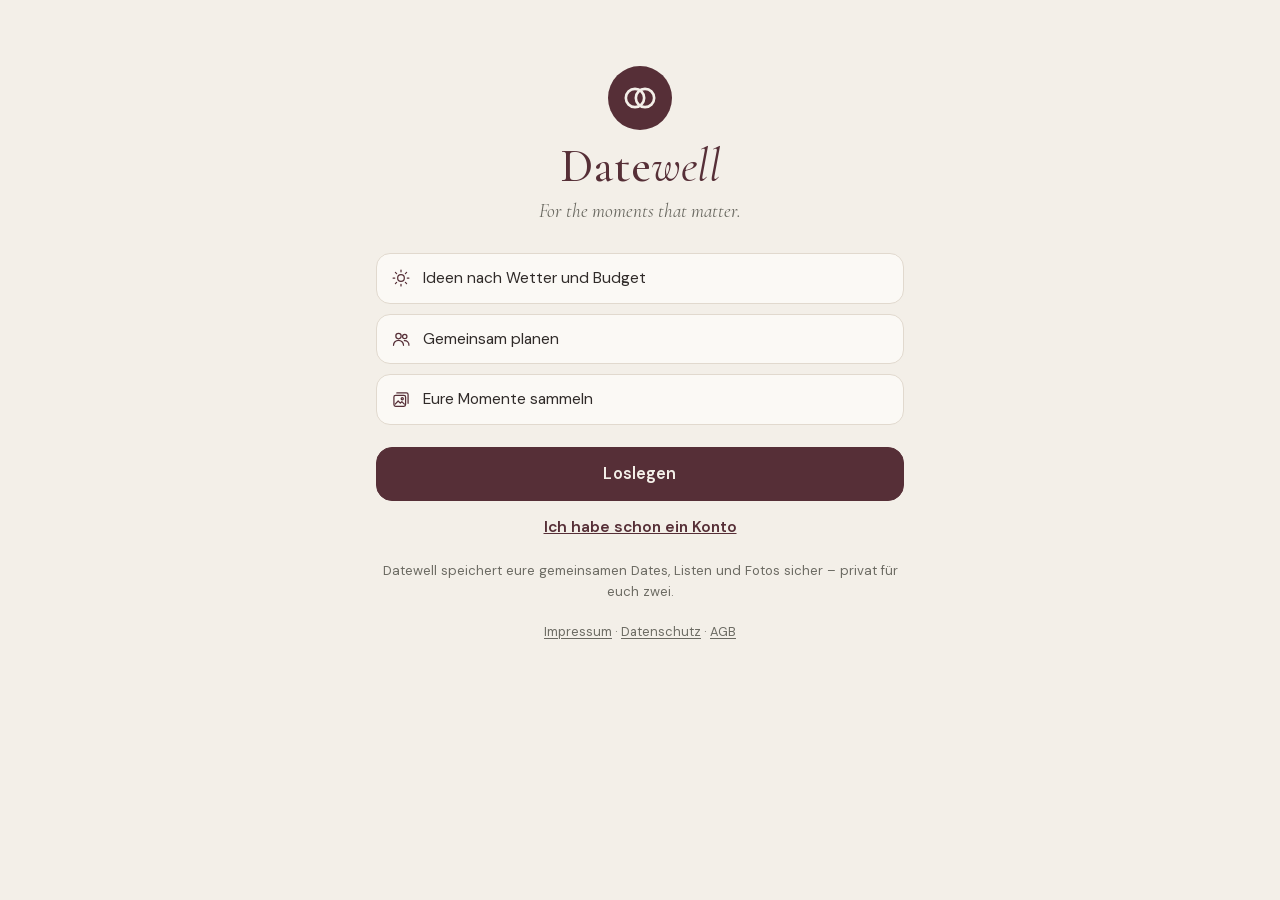
<file: index.html>
<!doctype html>
<html lang="de">
<head>
<meta charset="utf-8">
<meta name="viewport" content="width=device-width, initial-scale=1, viewport-fit=cover">
<!-- page -->
<title>Datewell</title>
<meta name="claude:viewport-fit-sides" content="cover">
<meta name="description" content="Datewell – For the moments that matter. Dates planen, erleben und als Fotobuch erinnern.">
<meta name="theme-color" content="#f3efe8">
<meta name="apple-mobile-web-app-capable" content="yes">
<meta name="apple-mobile-web-app-status-bar-style" content="default">
<meta name="mobile-web-app-capable" content="yes">
<meta name="apple-mobile-web-app-title" content="Datewell">
<meta property="og:type" content="website">
<meta property="og:site_name" content="Datewell">
<meta property="og:title" content="Datewell – For the moments that matter.">
<meta property="og:description" content="Dates planen, erleben und erinnern – für euch zwei. Ideen aus eurer Umgebung, Überraschungen, Date-Match und Fotobuch.">
<meta property="og:image" content="https://juliagruber32-hash.github.io/Date-Ideen-App/icons/og-image.jpg">
<meta property="og:image:width" content="1200">
<meta property="og:image:height" content="630">
<meta property="og:locale" content="de_DE">
<meta name="twitter:card" content="summary_large_image">
<link rel="manifest" href="manifest.webmanifest">
<link rel="icon" href="icons/icon.svg" type="image/svg+xml">
<link rel="apple-touch-icon" href="icons/apple-touch-icon.png">
<link rel="stylesheet" href="css/fonts.css">
<link rel="stylesheet" href="css/app.css">
<!-- /page-head -->
</head>
<body>
<main id="view" class="view" aria-live="polite"></main>

<nav class="tabbar" aria-label="Hauptnavigation">
  <button type="button" data-tab="start"><svg viewBox="0 0 24 24" aria-hidden="true"><circle cx="9" cy="12" r="5.5"/><circle cx="15" cy="12" r="5.5"/></svg><span>Planen</span></button>
  <button type="button" data-tab="entdecken"><svg viewBox="0 0 24 24" aria-hidden="true"><path d="M12 21s-6.5-6-6.5-11a6.5 6.5 0 0 1 13 0c0 5-6.5 11-6.5 11Z"/><circle cx="12" cy="10" r="2.3"/></svg><span>Entdecken</span></button>
  <button type="button" data-tab="kalender"><svg viewBox="0 0 24 24" aria-hidden="true"><rect x="3.5" y="5" width="17" height="15.5" rx="3"/><path d="M3.5 10h17M8 3v4M16 3v4"/></svg><span>Kalender</span></button>
  <button type="button" data-tab="dates"><svg viewBox="0 0 24 24" aria-hidden="true"><rect x="3.5" y="6.5" width="14" height="13" rx="2"/><path d="M7 3.5h11.5a2 2 0 0 1 2 2V16"/><path d="m5 17 3.6-3.8 2.6 2.6 1.8-1.8 3 3"/><circle cx="13.5" cy="10.5" r="1.3"/></svg><span>Dates</span></button>
</nav>

<div id="toast" class="toast" role="status"></div>
<script type="module" src="js/app.js"></script>
<script>
  // Offline-Unterstützung, wo erlaubt (z. B. GitHub Pages). In Claude-Artifacts nicht verfügbar.
  if ('serviceWorker' in navigator && location.protocol === 'https:' && !location.hostname.endsWith('claude.ai') && !location.hostname.includes('claudeusercontent')) {
    navigator.serviceWorker.register('sw.js').catch(() => {});
  }
</script>
</body>
</html>
</file>
<file: css/fonts.css>
/* Schriften lokal (keine Verbindung zu Google beim Laden der App – DSGVO). Lizenz: SIL Open Font License 1.1 */
@font-face {
  font-family: 'Cormorant Garamond';
  font-style: italic;
  font-weight: 400;
  font-display: swap;
  src: url(../fonts/CormorantGaramond-italic-400-latin-ext.woff2) format('woff2');
  unicode-range: U+0100-02BA, U+02BD-02C5, U+02C7-02CC, U+02CE-02D7, U+02DD-02FF, U+0304, U+0308, U+0329, U+1D00-1DBF, U+1E00-1E9F, U+1EF2-1EFF, U+2020, U+20A0-20AB, U+20AD-20C4, U+2113, U+2C60-2C7F, U+A720-A7FF;
}
@font-face {
  font-family: 'Cormorant Garamond';
  font-style: italic;
  font-weight: 400;
  font-display: swap;
  src: url(../fonts/CormorantGaramond-italic-400-latin.woff2) format('woff2');
  unicode-range: U+0000-00FF, U+0131, U+0152-0153, U+02BB-02BC, U+02C6, U+02DA, U+02DC, U+0304, U+0308, U+0329, U+2000-206F, U+20AC, U+2122, U+2191, U+2193, U+2212, U+2215, U+FEFF, U+FFFD;
}
@font-face {
  font-family: 'Cormorant Garamond';
  font-style: italic;
  font-weight: 500;
  font-display: swap;
  src: url(../fonts/CormorantGaramond-italic-400-latin-ext.woff2) format('woff2');
  unicode-range: U+0100-02BA, U+02BD-02C5, U+02C7-02CC, U+02CE-02D7, U+02DD-02FF, U+0304, U+0308, U+0329, U+1D00-1DBF, U+1E00-1E9F, U+1EF2-1EFF, U+2020, U+20A0-20AB, U+20AD-20C4, U+2113, U+2C60-2C7F, U+A720-A7FF;
}
@font-face {
  font-family: 'Cormorant Garamond';
  font-style: italic;
  font-weight: 500;
  font-display: swap;
  src: url(../fonts/CormorantGaramond-italic-400-latin.woff2) format('woff2');
  unicode-range: U+0000-00FF, U+0131, U+0152-0153, U+02BB-02BC, U+02C6, U+02DA, U+02DC, U+0304, U+0308, U+0329, U+2000-206F, U+20AC, U+2122, U+2191, U+2193, U+2212, U+2215, U+FEFF, U+FFFD;
}
@font-face {
  font-family: 'Cormorant Garamond';
  font-style: normal;
  font-weight: 500;
  font-display: swap;
  src: url(../fonts/CormorantGaramond-normal-500-latin-ext.woff2) format('woff2');
  unicode-range: U+0100-02BA, U+02BD-02C5, U+02C7-02CC, U+02CE-02D7, U+02DD-02FF, U+0304, U+0308, U+0329, U+1D00-1DBF, U+1E00-1E9F, U+1EF2-1EFF, U+2020, U+20A0-20AB, U+20AD-20C4, U+2113, U+2C60-2C7F, U+A720-A7FF;
}
@font-face {
  font-family: 'Cormorant Garamond';
  font-style: normal;
  font-weight: 500;
  font-display: swap;
  src: url(../fonts/CormorantGaramond-normal-500-latin.woff2) format('woff2');
  unicode-range: U+0000-00FF, U+0131, U+0152-0153, U+02BB-02BC, U+02C6, U+02DA, U+02DC, U+0304, U+0308, U+0329, U+2000-206F, U+20AC, U+2122, U+2191, U+2193, U+2212, U+2215, U+FEFF, U+FFFD;
}
@font-face {
  font-family: 'Cormorant Garamond';
  font-style: normal;
  font-weight: 600;
  font-display: swap;
  src: url(../fonts/CormorantGaramond-normal-500-latin-ext.woff2) format('woff2');
  unicode-range: U+0100-02BA, U+02BD-02C5, U+02C7-02CC, U+02CE-02D7, U+02DD-02FF, U+0304, U+0308, U+0329, U+1D00-1DBF, U+1E00-1E9F, U+1EF2-1EFF, U+2020, U+20A0-20AB, U+20AD-20C4, U+2113, U+2C60-2C7F, U+A720-A7FF;
}
@font-face {
  font-family: 'Cormorant Garamond';
  font-style: normal;
  font-weight: 600;
  font-display: swap;
  src: url(../fonts/CormorantGaramond-normal-500-latin.woff2) format('woff2');
  unicode-range: U+0000-00FF, U+0131, U+0152-0153, U+02BB-02BC, U+02C6, U+02DA, U+02DC, U+0304, U+0308, U+0329, U+2000-206F, U+20AC, U+2122, U+2191, U+2193, U+2212, U+2215, U+FEFF, U+FFFD;
}
@font-face {
  font-family: 'DM Sans';
  font-style: normal;
  font-weight: 400;
  font-display: swap;
  src: url(../fonts/DMSans-normal-400-latin-ext.woff2) format('woff2');
  unicode-range: U+0100-02BA, U+02BD-02C5, U+02C7-02CC, U+02CE-02D7, U+02DD-02FF, U+0304, U+0308, U+0329, U+1D00-1DBF, U+1E00-1E9F, U+1EF2-1EFF, U+2020, U+20A0-20AB, U+20AD-20C4, U+2113, U+2C60-2C7F, U+A720-A7FF;
}
@font-face {
  font-family: 'DM Sans';
  font-style: normal;
  font-weight: 400;
  font-display: swap;
  src: url(../fonts/DMSans-normal-400-latin.woff2) format('woff2');
  unicode-range: U+0000-00FF, U+0131, U+0152-0153, U+02BB-02BC, U+02C6, U+02DA, U+02DC, U+0304, U+0308, U+0329, U+2000-206F, U+20AC, U+2122, U+2191, U+2193, U+2212, U+2215, U+FEFF, U+FFFD;
}
@font-face {
  font-family: 'DM Sans';
  font-style: normal;
  font-weight: 500;
  font-display: swap;
  src: url(../fonts/DMSans-normal-400-latin-ext.woff2) format('woff2');
  unicode-range: U+0100-02BA, U+02BD-02C5, U+02C7-02CC, U+02CE-02D7, U+02DD-02FF, U+0304, U+0308, U+0329, U+1D00-1DBF, U+1E00-1E9F, U+1EF2-1EFF, U+2020, U+20A0-20AB, U+20AD-20C4, U+2113, U+2C60-2C7F, U+A720-A7FF;
}
@font-face {
  font-family: 'DM Sans';
  font-style: normal;
  font-weight: 500;
  font-display: swap;
  src: url(../fonts/DMSans-normal-400-latin.woff2) format('woff2');
  unicode-range: U+0000-00FF, U+0131, U+0152-0153, U+02BB-02BC, U+02C6, U+02DA, U+02DC, U+0304, U+0308, U+0329, U+2000-206F, U+20AC, U+2122, U+2191, U+2193, U+2212, U+2215, U+FEFF, U+FFFD;
}
@font-face {
  font-family: 'DM Sans';
  font-style: normal;
  font-weight: 600;
  font-display: swap;
  src: url(../fonts/DMSans-normal-400-latin-ext.woff2) format('woff2');
  unicode-range: U+0100-02BA, U+02BD-02C5, U+02C7-02CC, U+02CE-02D7, U+02DD-02FF, U+0304, U+0308, U+0329, U+1D00-1DBF, U+1E00-1E9F, U+1EF2-1EFF, U+2020, U+20A0-20AB, U+20AD-20C4, U+2113, U+2C60-2C7F, U+A720-A7FF;
}
@font-face {
  font-family: 'DM Sans';
  font-style: normal;
  font-weight: 600;
  font-display: swap;
  src: url(../fonts/DMSans-normal-400-latin.woff2) format('woff2');
  unicode-range: U+0000-00FF, U+0131, U+0152-0153, U+02BB-02BC, U+02C6, U+02DA, U+02DC, U+0304, U+0308, U+0329, U+2000-206F, U+20AC, U+2122, U+2191, U+2193, U+2212, U+2215, U+FEFF, U+FFFD;
}
@font-face {
  font-family: 'Italiana';
  font-style: normal;
  font-weight: 400;
  font-display: swap;
  src: url(../fonts/Italiana-normal-400-latin.woff2) format('woff2');
  unicode-range: U+0000-00FF, U+0131, U+0152-0153, U+02BB-02BC, U+02C6, U+02DA, U+02DC, U+0304, U+0308, U+0329, U+2000-206F, U+20AC, U+2122, U+2191, U+2193, U+2212, U+2215, U+FEFF, U+FFFD;
}
</file>
<file: css/app.css>
/* Datewell – Modern Burgundy Luxury. For the moments that matter.
   Layout: eine ruhige Spalte (max. 560px), viel Weißraum, dezente Rundungen, Line Icons.
   Farbe: Warm Cream als Grund, Espresso für Text, Deep Burgundy für Buttons/Logo/Akzente,
   Taupe und Sage Grey für sekundäre Flächen. Typo: Cormorant Garamond (Logo, Überschriften), Italiana (Labels), DM Sans (Text). */
:root {
  --bg: #f3efe8;
  --surface: #fbf9f5;
  --surface-2: #ebe5dc;
  --ink: #302b29;
  --muted: #6b6a62;
  --line: #e1d9ce;
  --accent: #562f37;
  --accent-ink: #f3efe8;
  --accent-soft: #ece1e0;
  --gold: #8a6a3e;
  --gold-soft: #efe6d8;
  --sky: #5d6f80;
  --sky-soft: #e5e7e6;
  --ok: #5c6f56;
  --ok-soft: #e4e7dc;
  --danger: #9e3b3b;
  --violet: #85877e;
  --taupe: #b5a99a;
  --sage: #85877e;

  --font-display: "Cormorant Garamond", "Iowan Old Style", Georgia, serif;
  --font-label: "Italiana", "Cormorant Garamond", Georgia, serif;
  --font-body: "DM Sans", system-ui, -apple-system, "Segoe UI", Roboto, sans-serif;

  --r-lg: 16px;
  --r-md: 12px;
  --r-sm: 9px;
  --shadow: 0 1px 2px rgb(48 43 41 / 4%), 0 12px 30px -18px rgb(48 43 41 / 18%);
  --tabbar-h: 66px;
  --gutter-l: max(16px, env(safe-area-inset-left, 0px));
  --gutter-r: max(16px, env(safe-area-inset-right, 0px));
}

@media (prefers-color-scheme: dark) {
  :root:not([data-theme="light"]) {
    --bg: #1d1918;
    --surface: #262120;
    --surface-2: #312b29;
    --ink: #f3efe8;
    --muted: #b5a99a;
    --line: #3b3431;
    --accent: #c4919a;
    --accent-ink: #1d1918;
    --accent-soft: #3a2a2c;
    --gold: #cdb08a;
    --gold-soft: #332b20;
    --sky: #a9b6c1;
    --sky-soft: #2a2d2f;
    --ok: #a8b69f;
    --ok-soft: #2b3028;
    --danger: #e29b9b;
    --violet: #a7a99f;
    --taupe: #8c8174;
    --sage: #a7a99f;
    --shadow: 0 1px 2px rgb(0 0 0 / 30%), 0 10px 28px -14px rgb(0 0 0 / 60%);
    color-scheme: dark;
  }
}
:root[data-theme="dark"] {
  --bg: #1d1918;
  --surface: #262120;
  --surface-2: #312b29;
  --ink: #f3efe8;
  --muted: #b5a99a;
  --line: #3b3431;
  --accent: #c4919a;
  --accent-ink: #1d1918;
  --accent-soft: #3a2a2c;
  --gold: #cdb08a;
  --gold-soft: #332b20;
  --sky: #a9b6c1;
  --sky-soft: #2a2d2f;
  --ok: #a8b69f;
  --ok-soft: #2b3028;
  --danger: #e29b9b;
  --violet: #a7a99f;
  --taupe: #8c8174;
  --sage: #a7a99f;
  --shadow: 0 1px 2px rgb(0 0 0 / 30%), 0 10px 28px -14px rgb(0 0 0 / 60%);
  color-scheme: dark;
}

/* ---------- Grundlagen ---------- */
* { box-sizing: border-box; }
html { -webkit-text-size-adjust: 100%; }
body {
  margin: 0;
  background: var(--bg);
  color: var(--ink);
  font: 400 15.5px/1.6 var(--font-body);
  -webkit-font-smoothing: antialiased;
  -webkit-tap-highlight-color: transparent;
}
h1, h2, h3 { margin: 0; font-family: var(--font-display); font-weight: 400; letter-spacing: -0.005em; line-height: 1.12; text-wrap: balance; }
h3 { font-size: 1.22rem; }
h1 { font-size: 2.2rem; }
h2 { font-size: 1.3rem; }
h3 { font-size: 1.12rem; }
p { margin: 0; }
a { color: inherit; }
button, input, select { font: inherit; color: inherit; }
button { cursor: pointer; }
[hidden] { display: none !important; }
:focus-visible { outline: 2.5px solid var(--accent); outline-offset: 2px; }

.ico { width: 20px; height: 20px; flex: none; fill: none; stroke: currentColor; stroke-width: 1.5; stroke-linecap: round; stroke-linejoin: round; }

.view {
  max-width: 560px;
  margin: 0 auto;
  padding-left: var(--gutter-l);
  padding-right: var(--gutter-r);
  padding-block: 12px calc(var(--tabbar-h) + 36px + env(safe-area-inset-bottom, 0px));
  display: flex;
  flex-direction: column;
  gap: 22px;
}

.grow { flex: 1; min-width: 0; }
.row { display: flex; align-items: center; gap: 10px; }
.row.between { justify-content: space-between; }
.row.wrap { flex-wrap: wrap; }
.gap { gap: 8px; }
.stack { display: flex; flex-direction: column; gap: 10px; }
.stack-sm { display: flex; flex-direction: column; gap: 8px; }
.center { text-align: center; }
.muted { color: var(--muted); }
.small, small { font-size: 0.82rem; }
.hint { color: var(--muted); font-size: 0.88rem; display: flex; gap: 6px; align-items: flex-start; }
.hint .ico { width: 17px; height: 17px; margin-top: 2px; }
.hint.center { justify-content: center; }
.warn-text { color: var(--danger); font-weight: 500; }

.eyebrow { color: var(--muted); font-weight: 600; font-size: 0.74rem; letter-spacing: 0.16em; text-transform: uppercase; }
.kicker { display: block; color: var(--muted); font-size: 0.74rem; font-weight: 600; letter-spacing: 0.07em; text-transform: uppercase; }
.section-title { font-family: var(--font-body); font-size: 0.72rem; font-weight: 600; letter-spacing: 0.16em; text-transform: uppercase; color: var(--muted); }

/* ---------- Kopf ---------- */
.home-head { display: flex; align-items: center; justify-content: space-between; padding-top: 4px; }
.brand { display: flex; align-items: center; gap: 10px; font-family: var(--font-display); font-weight: 400; font-size: 1.55rem; letter-spacing: 0; color: var(--accent); }
.brand-mark { width: 30px; height: 30px; padding: 5px; border-radius: 50%; background: var(--accent); color: var(--accent-ink); stroke-width: 1.6; }
.sync { display: inline-flex; align-items: center; gap: 6px; font-size: 0.78rem; font-weight: 600; padding: 5px 10px; border-radius: 99px; background: var(--surface-2); color: var(--muted); }
.sync .ico { width: 15px; height: 15px; }
.sync.ok { background: var(--ok-soft); color: var(--ok); }
.sync.warn { background: var(--gold-soft); color: var(--gold); }

.hello { display: flex; flex-direction: column; gap: 4px; padding-top: 6px; }
.hello h1 { font-size: 2.7rem; }

.topbar { display: flex; flex-direction: column; gap: 6px; }
.topbar .sub { color: var(--muted); }
.back { display: inline-flex; align-items: center; gap: 2px; align-self: flex-start; border: none; background: none; color: var(--accent); font-weight: 600; padding: 6px 4px 6px 0; margin-left: -4px; }

/* ---------- Panels ---------- */
.panel {
  background: var(--surface);
  border: 1px solid var(--line);
  border-radius: var(--r-lg);
  padding: 22px 20px;
}
.panel.slim { padding: 10px 14px 10px 18px; }
.panel-head { display: flex; align-items: center; gap: 10px; }
.panel-head .ico { color: var(--accent); }
.form { display: flex; flex-direction: column; gap: 20px; }
.field { display: flex; flex-direction: column; gap: 8px; min-width: 0; }
.label { font-weight: 600; font-size: 0.88rem; }
.label-row { display: flex; justify-content: space-between; align-items: baseline; }

/* ---------- Eingaben ---------- */
.input {
  width: 100%;
  min-height: 46px;
  padding: 10px 13px;
  border: 1px solid var(--line);
  border-radius: var(--r-md);
  background: var(--bg);
  outline: none;
  transition: border-color .15s, background .15s;
}
.input:focus { border-color: var(--accent); background: var(--surface); }
.input.narrow { width: auto; min-width: 0; }
.row .input { flex: 1; min-width: 0; }
.input-ico { position: relative; }
.input-ico .ico { position: absolute; left: 13px; top: 50%; transform: translateY(-50%); color: var(--muted); width: 18px; height: 18px; }
.input-ico .input { padding-left: 40px; }

.chips { display: flex; flex-wrap: wrap; gap: 8px; }
.chip {
  display: inline-flex; align-items: center; gap: 7px;
  border: 1px solid var(--line);
  background: var(--surface);
  border-radius: 99px;
  padding: 8px 16px;
  font-weight: 500;
  letter-spacing: 0.01em;
  font-size: 0.93rem;
  transition: background .15s, border-color .15s, color .15s;
}
.chip .ico { width: 17px; height: 17px; }
.chip[aria-pressed="true"] { background: var(--accent); border-color: var(--accent); color: var(--accent-ink); }

/* Segment-Auswahl für „Wer plant?“ */
.chips.seg { display: grid; grid-template-columns: repeat(auto-fit, minmax(0, 1fr)); gap: 4px; background: var(--surface-2); padding: 4px; border-radius: var(--r-md); }
.chips.seg .chip { justify-content: center; border: none; background: none; border-radius: var(--r-sm); padding: 10px 6px; min-width: 0; }
.chips.seg .chip span { overflow: hidden; text-overflow: ellipsis; white-space: nowrap; }
.chips.seg .chip[aria-pressed="true"] { background: var(--surface); color: var(--ink); box-shadow: var(--shadow); }
.chips.seg .chip[aria-pressed="true"] .ico { color: var(--accent); }

.budget-out { font-family: var(--font-display); font-weight: 400; font-size: 1.4rem; font-variant-numeric: tabular-nums; }
input[type="range"] { width: 100%; accent-color: var(--accent); height: 28px; margin: 0; }
.scale { display: flex; justify-content: space-between; font-size: 0.72rem; color: var(--muted); font-variant-numeric: tabular-nums; margin-top: -4px; }

.switch { display: flex; align-items: flex-start; gap: 12px; cursor: pointer; line-height: 1.35; }
.switch input { width: 22px; height: 22px; margin-top: 1px; accent-color: var(--accent); flex: none; }

/* ---------- Buttons ---------- */
.btn {
  display: inline-flex; align-items: center; justify-content: center; gap: 8px;
  min-height: 46px;
  padding: 10px 16px;
  border-radius: var(--r-md);
  border: 1px solid var(--line);
  background: var(--surface);
  font-weight: 600;
  text-decoration: none;
  white-space: nowrap;
  transition: transform .1s, background .15s;
}
.btn .ico { width: 18px; height: 18px; }
.btn.primary { background: var(--accent); border-color: var(--accent); color: var(--accent-ink); }
.btn.soft { background: var(--accent-soft); border-color: transparent; color: var(--accent); }
.btn.ghost { background: transparent; border-color: transparent; }
.btn.danger { color: var(--danger); }
.btn.armed { background: var(--danger); border-color: var(--danger); color: #fff; }
.btn.big { width: 100%; min-height: 54px; font-size: 1.02rem; border-radius: var(--r-lg); }
.btn.sm { min-height: 36px; padding: 6px 12px; font-size: 0.86rem; border-radius: var(--r-sm); }
.btn.square { width: 46px; padding: 0; flex: none; }
.btn:disabled { opacity: .55; cursor: default; }
.btn:active:not(:disabled), .chip:active { transform: scale(.97); }
.linkish { border: none; background: none; padding: 0; color: var(--accent); font-weight: 600; text-decoration: underline; }

.icon-btn {
  width: 40px; height: 40px;
  display: inline-grid; place-items: center;
  border-radius: 50%;
  border: none;
  background: var(--surface-2);
  font-size: 1.25rem; line-height: 1;
  flex: none;
}
.icon-btn.small { width: 32px; height: 32px; background: transparent; color: var(--muted); }
.icon-btn.small .ico { width: 17px; height: 17px; }

.spinner { width: 18px; height: 18px; border: 2.5px solid currentColor; border-right-color: transparent; border-radius: 50%; animation: spin .7s linear infinite; }
@keyframes spin { to { transform: rotate(360deg); } }

/* ---------- Postfach „Für dich“ ---------- */
.inbox-item {
  display: flex; align-items: center; gap: 12px;
  padding: 14px;
  background: var(--surface);
  border: 1px solid var(--line);
  border-radius: var(--r-lg);
}
.inbox-item p { color: var(--muted); font-size: 0.86rem; margin-top: 2px; }
.inbox-item strong { font-weight: 600; }
.inbox-ico { width: 40px; height: 40px; border-radius: 12px; display: grid; place-items: center; background: var(--surface-2); color: var(--muted); flex: none; }

.inbox-item.accent { border-color: color-mix(in srgb, var(--accent) 35%, var(--line)); }
.inbox-item.accent .inbox-ico, .inbox-item.gift .inbox-ico { background: var(--accent-soft); color: var(--accent); }
.inbox-item.special .inbox-ico { background: var(--accent-soft); color: var(--accent); }

/* ---------- Rhythmus ---------- */
.rhythm { display: flex; flex-direction: column; gap: 14px; padding: 20px; border-radius: var(--r-lg); background: var(--surface-2); }
.rhythm-top { display: flex; justify-content: space-between; align-items: flex-end; gap: 12px; }
.rhythm-num { font-family: var(--font-display); font-weight: 400; font-size: 2.1rem; line-height: 1; margin-right: 6px; font-variant-numeric: tabular-nums; }
.rhythm-num span { color: var(--muted); font-weight: 500; font-size: 1.2rem; }
.rhythm-side { display: flex; flex-direction: column; align-items: flex-end; gap: 6px; text-align: right; }
.progress { display: block; height: 6px; border-radius: 99px; background: color-mix(in srgb, var(--ink) 9%, transparent); overflow: hidden; }
.progress span { display: block; height: 100%; background: var(--accent); border-radius: inherit; transition: width .4s; }

.tag { display: inline-flex; align-items: center; gap: 5px; font-size: 0.74rem; font-weight: 600; padding: 3px 9px; border-radius: 99px; background: var(--surface-2); color: var(--muted); white-space: nowrap; }
.tag .ico { width: 14px; height: 14px; }
.tag.warn { background: var(--accent-soft); color: var(--accent); }
.tag.ok { background: var(--ok-soft); color: var(--ok); }

/* ---------- Hinweise ---------- */
.banner { display: flex; align-items: center; gap: 10px; padding: 12px 14px; border-radius: var(--r-md); font-size: 0.92rem; flex-wrap: wrap; }
.banner > .ico { color: currentColor; }
.banner.sun { background: var(--gold-soft); color: color-mix(in srgb, var(--gold) 55%, var(--ink)); }
.banner.rain, .banner.cold { background: var(--sky-soft); color: color-mix(in srgb, var(--sky) 55%, var(--ink)); }
.banner.special { background: var(--gold-soft); }
.banner.secret { background: var(--surface-2); }
.banner.neutral { background: var(--surface-2); flex-direction: column; align-items: stretch; }
.banner.neutral .chips .chip { padding: 7px 12px; }

.pill { display: inline-flex; align-items: center; gap: 5px; padding: 5px 11px; border-radius: 99px; background: var(--surface-2); font-size: 0.84rem; white-space: nowrap; }
.pill .ico { width: 15px; height: 15px; color: var(--muted); }
.pills { display: flex; flex-wrap: wrap; justify-content: center; gap: 6px; }

/* ---------- Ideen-Karten ---------- */
.ideas { display: flex; flex-direction: column; gap: 14px; }
.idea {
  display: flex; flex-direction: column; gap: 14px;
  background: var(--surface);
  border: 1px solid var(--line);
  border-radius: var(--r-lg);
  padding: 18px;
  box-shadow: var(--shadow);
}
.idea-top { display: flex; gap: 14px; align-items: flex-start; }
.idea-emoji { width: 52px; height: 52px; display: grid; place-items: center; border-radius: 50%; background: var(--surface-2); color: var(--accent); flex: none; }
.idea-emoji .ico { width: 24px; height: 24px; }
.teaser { color: var(--muted); font-size: 0.92rem; margin-top: 4px; }
.facts { display: flex; flex-wrap: wrap; gap: 6px 16px; margin: 0; font-size: 0.86rem; }
.facts div { display: flex; align-items: center; gap: 6px; }
.facts dt { display: flex; color: var(--muted); }
.facts dt .ico { width: 16px; height: 16px; }
.facts dd { margin: 0; font-weight: 500; font-variant-numeric: tabular-nums; }
.facts .special { color: var(--gold); }
.facts .special dt { color: var(--gold); }
.flow { font-size: 0.85rem; color: var(--muted); padding-top: 12px; border-top: 1px dashed var(--line); }
.idea > .btn { align-self: stretch; }

.empty { display: flex; flex-direction: column; align-items: center; gap: 12px; text-align: center; padding: 28px 12px; border: 1px dashed var(--line); border-radius: var(--r-lg); color: var(--muted); }
.empty-line { color: var(--muted); text-align: center; padding: 18px 0; }

/* ---------- Abstimmung ---------- */
.status-row { display: flex; flex-wrap: wrap; gap: 8px; align-items: center; }
.status { display: inline-flex; align-items: center; gap: 6px; padding: 6px 12px; border-radius: 99px; background: var(--surface-2); font-size: 0.85rem; font-weight: 600; color: var(--muted); }
.status .ico { width: 16px; height: 16px; }
.status.done { background: var(--ok-soft); color: var(--ok); }
.vote-row { display: flex; flex-direction: column; gap: 8px; }
.vote-btns { display: grid; grid-template-columns: 1fr 1fr; gap: 8px; }
.vote { display: inline-flex; align-items: center; justify-content: center; gap: 8px; min-height: 46px; border-radius: var(--r-md); border: 1px solid var(--line); background: var(--surface); font-weight: 600; }
.vote .ico { width: 19px; height: 19px; }
.vote.yes.on { background: var(--ok); border-color: var(--ok); color: #fff; }
.vote.no.on { background: var(--sage); border-color: var(--sage); color: #fff; }
.vote:disabled { opacity: .6; }
.their { font-size: 0.84rem; font-weight: 600; align-self: flex-start; padding: 3px 10px; border-radius: 99px; }
.their.yes { background: var(--ok-soft); color: var(--ok); }
.their.no { background: var(--surface-2); color: var(--muted); }
.match { display: flex; flex-direction: column; gap: 12px; padding: 18px; border-radius: var(--r-lg); background: var(--accent-soft); }
.match.none { background: var(--surface-2); align-items: flex-start; }
.match-row { display: flex; align-items: center; gap: 12px; background: var(--surface); border-radius: var(--r-md); padding: 10px 12px; }
.match-row .idea-emoji { width: 40px; height: 40px; font-size: 1.3rem; border-radius: 12px; }

/* ---------- Plan ---------- */
.plan-head { display: flex; flex-direction: column; align-items: center; gap: 6px; text-align: center; }
.plan-head .sub { color: var(--muted); }
.plan-head .pills { margin-top: 8px; }
.plan-emoji { width: 76px; height: 76px; display: grid; place-items: center; border-radius: 50%; background: var(--surface); border: 1px solid var(--line); color: var(--accent); margin-bottom: 8px; }
.plan-emoji .ico { width: 32px; height: 32px; stroke-width: 1.3; }

.timeline { list-style: none; margin: 0; padding: 0; position: relative; }
.timeline::before { content: ""; position: absolute; left: 61px; top: 14px; bottom: 14px; width: 2px; background: var(--line); }
.timeline li { display: flex; gap: 26px; padding: 6px 0; position: relative; }
.timeline li::before { content: ""; position: absolute; left: 56px; top: 17px; width: 12px; height: 12px; border-radius: 50%; background: var(--accent); box-shadow: 0 0 0 4px var(--bg); }
.timeline li.end::before { background: var(--line); }
.timeline time { width: 46px; flex: none; font-weight: 600; font-variant-numeric: tabular-nums; padding-top: 10px; font-size: 0.95rem; }
.tl-body { flex: 1; min-width: 0; background: var(--surface); border: 1px solid var(--line); border-radius: var(--r-md); padding: 11px 14px; }
.end .tl-body { background: none; border: none; padding-top: 10px; }
.note-text { color: var(--muted); font-size: 0.88rem; margin-top: 3px; }
.links { display: flex; flex-wrap: wrap; gap: 6px; margin-top: 10px; }
.link { display: inline-flex; align-items: center; gap: 5px; padding: 6px 11px; border-radius: 99px; background: var(--accent-soft); color: var(--accent); font-weight: 600; font-size: 0.84rem; text-decoration: none; }
.link .ico { width: 14px; height: 14px; }

.sticky-actions { position: sticky; bottom: calc(var(--tabbar-h) + 12px + env(safe-area-inset-bottom, 0px)); z-index: 2; }
.sticky-actions .btn { box-shadow: 0 10px 26px -10px color-mix(in srgb, var(--ink) 55%, transparent); }
.actions { display: flex; flex-direction: column; gap: 8px; }
.actions .btn { width: 100%; }

.rate { display: flex; flex-direction: column; gap: 10px; }
.rate-row { display: flex; justify-content: space-between; align-items: center; }
.stars { display: flex; gap: 2px; }
.star { border: none; background: none; padding: 4px; color: var(--line); }
.star .ico { width: 24px; height: 24px; }
.star.on { color: var(--accent); }
.star.on .ico { fill: currentColor; }
.star:disabled { cursor: default; }
.recipe summary { cursor: pointer; font-weight: 600; }
.recipe ul { margin: 12px 0; padding-left: 20px; }

/* ---------- Überraschung (Sicht der überraschten Person) ---------- */
.surprise-card {
  display: flex; flex-direction: column; align-items: center; text-align: center; gap: 10px;
  padding: 32px 20px;
  border-radius: 28px;
  background:
    radial-gradient(120% 80% at 50% 0%, color-mix(in srgb, var(--accent) 22%, transparent), transparent 70%),
    var(--surface);
  border: 1px solid var(--line);
}
.surprise-card h1 { font-size: 2.3rem; }
.surprise-card .sub { color: var(--muted); }
.gift-mark { width: 72px; height: 72px; border-radius: 22px; display: grid; place-items: center; background: var(--accent); color: var(--accent-ink); }
.gift-mark .ico { width: 36px; height: 36px; }
.hint-box { width: 100%; background: var(--bg); border-radius: var(--r-md); padding: 12px 14px; text-align: left; }
.hint-box p { font-weight: 500; margin-top: 2px; }

/* ---------- Kalender ---------- */
.cal { padding: 14px; }
.cal-nav { display: flex; align-items: center; justify-content: space-between; margin-bottom: 12px; }
.cal-nav strong { font-family: var(--font-display); font-weight: 400; font-size: 1.1rem; }
.cal-grid { display: grid; grid-template-columns: repeat(7, minmax(0, 1fr)); gap: 3px; }
.cal-grid.head span { text-align: center; font-size: 0.72rem; color: var(--muted); font-weight: 600; padding-bottom: 4px; }
.cal-cell {
  aspect-ratio: 1 / 1.08;
  border: none; background: none;
  border-radius: 12px;
  display: flex; flex-direction: column; align-items: center; justify-content: flex-start;
  padding: 7px 0 0; gap: 4px;
  font-variant-numeric: tabular-nums;
  font-size: 0.95rem;
}
.cal-cell.empty { cursor: default; }
.cal-cell.today .num { color: var(--accent); font-weight: 750; }
.cal-cell.has-date { background: var(--accent); color: var(--accent-ink); }
.cal-cell.has-date.today .num { color: var(--accent-ink); }
.cal-cell.sel { box-shadow: inset 0 0 0 2px var(--ink); }
.dots { display: flex; gap: 3px; }
.dot { display: inline-block; width: 6px; height: 6px; border-radius: 50%; flex: none; }
.dot.date { background: var(--accent); }
.dot.pending { background: transparent; box-shadow: inset 0 0 0 1.6px var(--accent); }
.dot.fixed { background: var(--muted); }
.dot.special { background: var(--gold); }
.dot.event { background: var(--sky); }
.dot.fixed, .dot.todo, .dot.gcal, .dot.busy { background: var(--sky); }
.dot.todo { background: var(--ok); }
.cal-cell.has-date .dot { box-shadow: 0 0 0 1.5px var(--accent-ink); }
.legend { display: flex; flex-wrap: wrap; gap: 6px 14px; margin-top: 12px; font-size: 0.76rem; color: var(--muted); }
.legend span { display: inline-flex; align-items: center; gap: 5px; }

.day { display: flex; flex-direction: column; gap: 12px; scroll-margin-top: 12px; }
.entries { list-style: none; margin: 0; padding: 0; display: flex; flex-direction: column; gap: 6px; }
.entry { display: flex; align-items: center; gap: 12px; background: var(--surface); border: 1px solid var(--line); padding: 10px 12px; border-radius: var(--r-md); position: relative; overflow: hidden; }
.entry::before { content: ""; position: absolute; left: 0; top: 0; bottom: 0; width: 4px; background: var(--line); }
.entry.date::before { background: var(--accent); }
.entry.pending::before { background: var(--violet); }
.entry.fixed::before { background: var(--muted); }
.entry.special::before { background: var(--gold); }
.entry.event::before { background: var(--sky); }
.entry.todo::before { background: var(--ok); }
.entry .time { font-variant-numeric: tabular-nums; color: var(--muted); width: 42px; flex: none; font-size: 0.88rem; }
.entry-link { display: flex; align-items: center; gap: 6px; border: none; background: none; padding: 0; text-align: left; font-weight: 600; }
.entry-link .ico { width: 16px; height: 16px; color: var(--muted); margin-left: auto; }
.add-row { display: flex; flex-direction: column; gap: 8px; padding: 12px; }

/* ---------- Listen ---------- */
.seg-tabs { display: grid; grid-template-columns: 1fr 1fr; gap: 4px; background: var(--surface-2); border-radius: var(--r-md); padding: 4px; }
.seg-tabs button { display: inline-flex; align-items: center; justify-content: center; gap: 7px; border: none; background: none; padding: 10px; border-radius: var(--r-sm); font-weight: 600; color: var(--muted); }
.seg-tabs button[aria-selected="true"] { background: var(--surface); color: var(--ink); box-shadow: var(--shadow); }
.count { min-width: 22px; padding: 1px 7px; border-radius: 99px; background: var(--accent-soft); color: var(--accent); font-size: 0.76rem; font-variant-numeric: tabular-nums; }
.items { list-style: none; margin: 0; padding: 2px 14px; }
.panel.items { padding: 2px 10px 2px 14px; }
.item { display: flex; align-items: center; gap: 6px; border-bottom: 1px solid var(--line); }
.item:last-child { border-bottom: none; }
.check { display: flex; align-items: center; gap: 12px; flex: 1; padding: 12px 0; cursor: pointer; min-width: 0; }
.check input { width: 21px; height: 21px; accent-color: var(--accent); flex: none; }
.meta-line { display: flex; gap: 8px; margin-top: 3px; color: var(--muted); }
.who { font-weight: 600; }
.who.me { color: var(--accent); }
.overdue { color: var(--danger); font-weight: 600; }
.item.done .grow { text-decoration: line-through; color: var(--muted); }
.done-list { display: flex; flex-direction: column; gap: 8px; }
.done-list summary { cursor: pointer; color: var(--muted); font-weight: 500; }
.done-list[open] summary { margin-bottom: 8px; }

/* ---------- Dates-Liste ---------- */
.list-card { background: var(--surface); border: 1px solid var(--line); border-radius: var(--r-lg); overflow: hidden; }
.date-item { display: flex; align-items: center; gap: 14px; width: 100%; border: none; border-bottom: 1px solid var(--line); background: none; padding: 12px 14px; text-align: left; }
.date-item:last-child { border-bottom: none; }
.date-item small { display: block; margin-top: 1px; }
.date-item strong { font-weight: 600; }
.date-item .idea-emoji { width: 44px; height: 44px; font-size: 1.35rem; border-radius: 13px; }
.score { display: inline-flex; align-items: center; gap: 4px; font-weight: 600; color: var(--accent); font-variant-numeric: tabular-nums; }
.score .ico { width: 16px; height: 16px; fill: currentColor; }
.chev { color: var(--muted); }

/* ---------- Einstellungen ---------- */
.mini-list { list-style: none; margin: 0; padding: 0; display: flex; flex-direction: column; }
.mini-list li { display: flex; align-items: center; gap: 10px; padding: 8px 0; border-bottom: 1px solid var(--line); min-height: 44px; }
.mini-list li:last-child { border-bottom: none; }
.stepper { display: flex; align-items: center; gap: 12px; }
.stepper output { font-family: var(--font-display); font-size: 1.35rem; font-weight: 400; min-width: 2ch; text-align: center; font-variant-numeric: tabular-nums; }
.steps-list { margin: 0; padding-left: 20px; display: flex; flex-direction: column; gap: 4px; }

/* ---------- Tab-Leiste ---------- */
.tabbar {
  position: fixed; left: 0; right: 0; bottom: 0;
  display: flex; justify-content: center; gap: 4px;
  padding: 6px var(--gutter-r) calc(6px + env(safe-area-inset-bottom, 0px)) var(--gutter-l);
  background: color-mix(in srgb, var(--surface) 90%, transparent);
  backdrop-filter: blur(16px);
  -webkit-backdrop-filter: blur(16px);
  border-top: 1px solid var(--line);
  z-index: 10;
}
.tabbar button {
  flex: 1; max-width: 104px;
  display: flex; flex-direction: column; align-items: center; gap: 3px;
  padding: 6px 0;
  border: none; background: none;
  color: var(--muted);
  font-size: 0.7rem; font-weight: 600;
}
.tabbar svg { width: 24px; height: 24px; fill: none; stroke: currentColor; stroke-width: 1.5; stroke-linecap: round; stroke-linejoin: round; }
.tabbar button[aria-current] { color: var(--accent); }
.tabbar button[aria-current] svg { stroke-width: 1.9; }

/* ---------- Toast ---------- */
.toast {
  position: fixed; left: 50%; bottom: calc(var(--tabbar-h) + 20px + env(safe-area-inset-bottom, 0px));
  transform: translate(-50%, 16px);
  background: var(--ink); color: var(--bg);
  padding: 10px 18px; border-radius: 99px;
  font-weight: 600; font-size: 0.9rem;
  opacity: 0; pointer-events: none;
  transition: opacity .2s, transform .2s;
  z-index: 20; width: max-content; max-width: calc(100% - 32px); text-align: center;
}
.toast.show { opacity: 1; transform: translate(-50%, 0); }

@media (prefers-reduced-motion: reduce) {
  *, *::before, *::after { transition: none !important; animation-duration: 0.01ms !important; }
}

@media (max-width: 420px) {
  .chips.seg .chip .ico { display: none; }
}

/* ---------- Termine & Kalender-Verbindung ---------- */
.conflicts { display: flex; gap: 10px; align-items: flex-start; padding: 10px 12px; border-radius: var(--r-md); background: var(--sky-soft); font-size: 0.88rem; line-height: 1.45; }
.conflicts .ico { color: var(--sky); margin-top: 1px; }
.cal-actions { display: grid; grid-template-columns: 1fr; gap: 8px; }
.banner.neutral-row { background: var(--surface); border: 1px solid var(--line); width: 100%; text-align: left; flex-wrap: nowrap; }
.banner.neutral-row > .ico { color: var(--accent); }
button.banner { cursor: pointer; font: inherit; color: inherit; }
.dot.gcal { background: var(--sky); opacity: .55; }
.dot.busy { background: var(--muted); opacity: .6; }
.entry.gcal::before { background: color-mix(in srgb, var(--sky) 55%, transparent); }
.entry.busy::before { background: var(--line); }
.entry.busy .grow { color: var(--muted); }

/* ---------- Entdecken ---------- */
.locbar { display: flex; flex-direction: column; gap: 12px; padding: 14px; }
.locbar > .row > .ico { color: var(--accent); }
.cat-scroll { overflow-x: auto; margin-inline: calc(-1 * var(--gutter-l)) calc(-1 * var(--gutter-r)); padding: 2px var(--gutter-r) 6px var(--gutter-l); scrollbar-width: none; }
.cat-scroll::-webkit-scrollbar { display: none; }
.cat-scroll .chips { flex-wrap: nowrap; width: max-content; }
.loading { display: flex; align-items: center; justify-content: center; gap: 10px; padding: 32px 0; color: var(--muted); }
.place { display: flex; flex-direction: column; gap: 12px; background: var(--surface); border: 1px solid var(--line); border-radius: var(--r-lg); padding: 16px; }
.place-top { display: flex; gap: 12px; align-items: flex-start; }
.place-top .idea-emoji { width: 44px; height: 44px; font-size: 1.35rem; border-radius: 13px; }
.place-facts { display: flex; flex-direction: column; gap: 6px; margin: 0; font-size: 0.88rem; }
.place-facts div { display: flex; gap: 8px; align-items: flex-start; }
.place-facts dt { color: var(--muted); display: flex; padding-top: 1px; }
.place-facts dt .ico { width: 16px; height: 16px; }
.place-facts dd { margin: 0; min-width: 0; }
.hours summary { cursor: pointer; color: var(--accent); font-size: 0.82rem; margin-top: 2px; }
.place-line { font-size: 0.85rem; color: var(--muted); margin-top: 4px; }
.warn-text.small { display: flex; align-items: center; gap: 4px; margin-top: 4px; }
.warn-text .ico { width: 15px; height: 15px; }
.date-item.static { cursor: default; }
.emoji-chips .chip { padding: 6px 10px; font-size: 1.15rem; }
.copy-row { display: flex; gap: 8px; }
.copy-row .input { flex: 1; min-width: 0; font-size: 0.85rem; }
textarea.input { resize: vertical; min-height: 96px; line-height: 1.45; }

/* ---------- Bilder ---------- */
.thumb { position: relative; display: grid; place-items: center; overflow: hidden; background: linear-gradient(160deg, var(--surface-2), color-mix(in srgb, var(--taupe) 45%, var(--surface-2))); color: var(--accent); flex: none; }
.thumb img { position: absolute; inset: 0; width: 100%; height: 100%; object-fit: cover; }
.thumb .thumb-emoji { display: grid; }
.thumb .thumb-emoji .ico { width: 30px; height: 30px; stroke-width: 1.2; }
.thumb:not(.noimg) .thumb-emoji { visibility: hidden; }
.thumb.wide { width: 100%; aspect-ratio: 16 / 9; max-width: 100%; }
.thumb.sq { width: 44px; height: 44px; border-radius: 13px; }
.thumb.sq .thumb-emoji .ico { width: 20px; height: 20px; }
.hero-img { position: relative; aspect-ratio: 16 / 10; max-width: 100%; border-radius: var(--r-lg); overflow: hidden; display: grid; place-items: center; background: linear-gradient(160deg, var(--surface-2), color-mix(in srgb, var(--taupe) 50%, var(--surface-2))); color: var(--accent); }
.hero-img img { position: absolute; inset: 0; width: 100%; height: 100%; object-fit: cover; }
.hero-img .thumb-emoji .ico { width: 54px; height: 54px; stroke-width: 1; }
.hero-img:not(.noimg) .thumb-emoji { visibility: hidden; }

/* ---------- Orte & Community ---------- */
.places { display: grid; gap: 14px; }
.place, .community-card { padding: 0; overflow: hidden; gap: 0; cursor: pointer; transition: transform .1s; }
.community-card { display: flex; flex-direction: column; background: var(--surface); border: 1px solid var(--line); border-radius: var(--r-lg); cursor: default; }
.place:active { transform: scale(.99); }
.place-body { display: flex; flex-direction: column; gap: 6px; padding: 14px 16px 16px; min-width: 0; }
.place-body h3 { font-size: 1.05rem; }
.row.top { align-items: flex-start; }
.nowrap { white-space: nowrap; }
.small-chips .chip { padding: 6px 11px; font-size: 0.84rem; }
.seg-tabs.three { grid-template-columns: repeat(3, minmax(0, 1fr)); }
.seg-tabs.three button { padding: 10px 4px; font-size: 0.88rem; }
.seg-tabs.three button .ico { width: 17px; height: 17px; }
.mood-tags { display: flex; flex-wrap: wrap; gap: 5px; }
.reviews { display: flex; flex-direction: column; gap: 6px; padding-top: 6px; border-top: 1px dashed var(--line); font-size: 0.88rem; }
.gold { color: var(--gold); letter-spacing: 1px; }
.score .ico { width: 15px; height: 15px; fill: currentColor; }

.rating-box { display: flex; flex-direction: column; gap: 10px; align-items: flex-start; }
.g-rating { display: flex; align-items: center; gap: 8px; flex-wrap: wrap; }
.g-rating strong { font-family: var(--font-display); font-size: 1.6rem; }
.stars-ro { display: inline-flex; gap: 2px; }
.stars-ro i { width: 16px; height: 16px; background: var(--line); clip-path: polygon(50% 0, 61% 35%, 98% 35%, 68% 57%, 79% 91%, 50% 70%, 21% 91%, 32% 57%, 2% 35%, 39% 35%); }
.stars-ro i.on { background: var(--gold); }
.stars-ro i.half { background: linear-gradient(90deg, var(--gold) 50%, var(--line) 50%); }
.hours-table { border-collapse: collapse; width: 100%; font-variant-numeric: tabular-nums; }
.hours-table th { text-align: left; font-weight: 600; width: 44px; padding: 5px 0; color: var(--muted); }
.hours-table td { padding: 5px 0; }
.hours-table tr.today th, .hours-table tr.today td { color: var(--accent); font-weight: 600; }
.link-grid { display: grid; gap: 8px; }
.travel { display: grid; grid-template-columns: repeat(auto-fit, minmax(110px, 1fr)); gap: 8px; }
.travel-opt { display: flex; flex-direction: column; gap: 4px; padding: 12px; border-radius: var(--r-md); background: var(--bg); border: 1px solid var(--line); text-decoration: none; }
.travel-opt .ico { color: var(--accent); }
.travel-opt span { color: var(--muted); font-size: 0.84rem; }
.panel.inset { background: var(--bg); padding: 12px 14px; display: flex; flex-direction: column; gap: 4px; }

/* ---------- Empfehlungen ---------- */
.reco-row { display: grid; grid-auto-flow: column; grid-auto-columns: minmax(150px, 1fr); gap: 10px; overflow-x: auto; padding-bottom: 4px; scrollbar-width: none; }
.reco { display: flex; flex-direction: column; align-items: flex-start; gap: 6px; text-align: left; padding: 14px; border-radius: var(--r-lg); border: 1px solid var(--line); background: var(--surface); min-width: 0; }
.reco .idea-emoji { width: 42px; height: 42px; font-size: 1.3rem; border-radius: 12px; }
.reco strong { font-size: 0.95rem; line-height: 1.25; }
.reco small { line-height: 1.3; }

/* ---------- Kosten ---------- */
.cost-summary { display: flex; flex-direction: column; gap: 14px; padding: 18px; border-radius: var(--r-lg); background: var(--surface-2); }
.big-num { display: block; font-family: var(--font-display); font-weight: 400; font-size: 2.1rem; line-height: 1.1; font-variant-numeric: tabular-nums; }
.split-bars { display: flex; flex-direction: column; gap: 8px; }
.split-row { display: grid; grid-template-columns: minmax(60px, auto) 1fr auto; gap: 10px; align-items: center; font-size: 0.9rem; font-variant-numeric: tabular-nums; }
.split-row .bar { height: 8px; border-radius: 99px; background: color-mix(in srgb, var(--ink) 9%, transparent); overflow: hidden; }
.split-row .bar span { display: block; height: 100%; background: var(--accent); border-radius: inherit; }
.balance { display: flex; align-items: center; gap: 12px; }
.balance strong { display: block; font-size: 1.05rem; margin: 2px 0; }
.balance small { display: block; }
.narrow-field { width: 110px; flex: none; }
.exp-ico { width: 40px; height: 40px; border-radius: 12px; display: grid; place-items: center; background: var(--surface-2); color: var(--muted); flex: none; }
.exp-ico.secret { background: var(--accent-soft); color: var(--accent); }
.amount { font-variant-numeric: tabular-nums; white-space: nowrap; }
.stars.big .star .ico { width: 30px; height: 30px; }
.stars.big .star.on { color: var(--gold); }

/* ---------- Fotos ---------- */
.photo-grid { display: grid; grid-template-columns: repeat(3, minmax(0, 1fr)); gap: 6px; }
.photo { position: relative; margin: 0; aspect-ratio: 1; border-radius: var(--r-sm); overflow: hidden; background: var(--surface-2); }
.photo img { width: 100%; height: 100%; object-fit: cover; display: block; }
.photo.missing::after { content: "Foto auf anderem Gerät"; position: absolute; inset: 0; display: grid; place-items: center; text-align: center; padding: 6px; font-size: 0.72rem; color: var(--muted); }
.photo-badge { position: absolute; left: 5px; bottom: 5px; font-size: 0.66rem; font-weight: 600; padding: 2px 7px; border-radius: 99px; background: rgb(0 0 0 / 55%); color: #fff; }
.photo-del { position: absolute; top: 4px; right: 4px; width: 26px; height: 26px; border-radius: 50%; border: none; display: grid; place-items: center; background: rgb(0 0 0 / 55%); color: #fff; padding: 0; }
.photo-del .ico { width: 14px; height: 14px; }
.photo-del.armed { background: var(--danger); }
label.btn.busy { pointer-events: none; opacity: .8; }
.book-teaser { display: flex; align-items: center; gap: 14px; width: 100%; padding: 18px; text-align: left; border: none; border-radius: var(--r-lg); color: var(--accent-ink); background: var(--accent); }
.book-teaser .muted { color: color-mix(in srgb, var(--accent-ink) 72%, transparent); }
.book-teaser strong { font-family: var(--font-display); font-weight: 400; font-size: 1.2rem; }
.book-teaser .ico { width: 24px; height: 24px; }

/* ---------- Fotobuch ---------- */
.book { display: flex; flex-direction: column; gap: 18px; }
.page {
  --paper: #fbf9f5; --ink-p: #302b29; --muted-p: #85877e; --accent-p: #562f37;
  position: relative;
  width: 100%;
  aspect-ratio: 148 / 210;
  max-width: 100%;
  background: var(--paper);
  color: var(--ink-p);
  border-radius: 6px;
  box-shadow: 0 2px 6px rgb(30 20 40 / 12%), 0 18px 40px -20px rgb(30 20 40 / 35%);
  overflow: hidden;
  display: flex;
  flex-direction: column;
  padding: 7% 7% 8%;
  gap: 4%;
}
.page h1, .page h2 { color: var(--ink-p); }
.cover { padding: 0; gap: 0; background: #562f37; color: #f3efe8; }
.cover-collage { flex: 1; display: grid; gap: 3px; min-height: 0; }
.cover-collage.n0 { background: radial-gradient(120% 90% at 30% 20%, #7a4a53, #562f37 72%); }
.cover-collage.n2 { grid-template-columns: 1fr 1fr; }
.cover-collage.n3 { grid-template-columns: 1fr 1fr; grid-template-rows: 1fr 1fr; }
.cover-collage.n3 .photo:first-child { grid-row: span 2; }
.cover-collage.n4 { grid-template-columns: 1fr 1fr; grid-template-rows: 1fr 1fr; }
.cover-collage .photo, .page-photos .photo { aspect-ratio: auto; border-radius: 0; height: 100%; }
.cover-text { padding: 7% 8% 9%; display: flex; flex-direction: column; gap: 4px; background: #562f37; }
.cover-brand { font-family: var(--font-display); font-weight: 400; letter-spacing: 0.08em; text-transform: uppercase; font-size: 0.78rem; color: #b5a99a; font-family: var(--font-body); font-weight: 600; }
.cover h1 { color: #f3efe8; font-size: clamp(3rem, 18vw, 5.5rem); line-height: 0.9; letter-spacing: -0.04em; }
.cover-names { font-size: 1.1rem; font-weight: 500; }
.cover-tag { font-style: italic; color: var(--muted-p); font-size: 0.9rem; }
.cover .cover-tag { color: #d8cfc3; }
.stats-page { justify-content: center; gap: 6%; }
.stats-page h2 { font-size: 1.6rem; }
.stat-grid { display: grid; grid-template-columns: 1fr 1fr; gap: 14px; }
.stat-grid div { display: flex; flex-direction: column; padding: 14px; border-radius: 10px; background: #f0ebe3; }
.stat-grid strong { font-family: var(--font-display); font-size: 2rem; line-height: 1; color: var(--accent-p); font-variant-numeric: tabular-nums; }
.stat-grid span { color: var(--muted-p); font-size: 0.85rem; margin-top: 4px; }
.stat-line { font-size: 0.98rem; }
.page-head { display: flex; justify-content: space-between; font-size: 0.72rem; letter-spacing: 0.12em; text-transform: uppercase; color: var(--muted-p); font-weight: 600; }
.page-photos { flex: 1; display: grid; gap: 4px; min-height: 0; border-radius: 4px; overflow: hidden; }
.page-photos.n2 { grid-template-rows: 1fr 1fr; }
.page-photos.n3 { grid-template-columns: 1fr 1fr; grid-template-rows: 1.4fr 1fr; }
.page-photos.n3 .photo:first-child { grid-column: span 2; }
.page-photos.n4 { grid-template-columns: 1fr 1fr; grid-template-rows: 1fr 1fr; }
.page-emoji { flex: 1; display: grid; place-items: center; font-size: 5rem; color: #562f37; background: #f0ebe3; border-radius: 4px; }
.date-page.nophoto .page-emoji { flex: 0.8; }
.page-text { display: flex; flex-direction: column; gap: 6px; }
.page-text h2 { font-size: 1.35rem; }
.page-meta { color: var(--muted-p); font-size: 0.82rem; }
.page-text blockquote { margin: 4px 0 0; padding-left: 12px; border-left: 3px solid var(--accent-p); font-style: italic; font-size: 0.95rem; line-height: 1.45; }
.page-hearts { color: var(--accent-p); letter-spacing: 2px; }
.page-hearts span { color: #e1d9ce; }
.end-page { justify-content: center; align-items: center; text-align: center; background: #f0ebe3; }
.end-big { font-family: var(--font-display); font-weight: 400; font-size: 1.7rem; line-height: 1.2; }

@media print {
  @page { size: A5 portrait; margin: 0; }
  html, body { background: #fff !important; }
  .tabbar, .toast, .no-print { display: none !important; }
  .view { padding: 0 !important; max-width: none; gap: 0; }
  .book { gap: 0; }
  .page { width: 148mm; height: 210mm; aspect-ratio: auto; border-radius: 0; box-shadow: none; break-after: page; page-break-after: always; -webkit-print-color-adjust: exact; print-color-adjust: exact; }
}


/* ---------- Für euch ---------- */
.seg-tabs.four { grid-template-columns: repeat(4, minmax(0, 1fr)); }
.seg-tabs.four button { flex-direction: column; gap: 2px; padding: 8px 2px; font-size: 0.76rem; }
.seg-tabs.four button .ico { width: 18px; height: 18px; }
.filter-bar { display: flex; gap: 6px; overflow-x: auto; margin-inline: calc(-1 * var(--gutter-l)) calc(-1 * var(--gutter-r)); padding: 0 var(--gutter-r) 2px var(--gutter-l); scrollbar-width: none; }
.filter-bar::-webkit-scrollbar { display: none; }
.filter-chip { display: inline-flex; align-items: center; gap: 5px; flex: none; padding: 7px 12px; border-radius: 99px; border: 1px solid var(--line); background: var(--surface); font-size: 0.85rem; font-weight: 500; white-space: nowrap; }
.filter-chip .ico { width: 15px; height: 15px; color: var(--muted); }
.filter-chip.on { border-color: var(--accent); color: var(--accent); }
.filter-chip.strong { background: var(--accent); color: var(--accent-ink); border-color: var(--accent); }
.filter-chip.strong .ico { color: var(--accent-ink); }
.weather-line { font-size: 0.9rem; color: var(--muted); }
.feed-card { display: flex; gap: 14px; align-items: flex-start; padding: 12px; background: var(--surface); border: 1px solid var(--line); border-radius: var(--r-lg); }
.feed-card h3 { font-size: 1rem; }
.feed-card .grow { display: flex; flex-direction: column; gap: 5px; align-items: flex-start; }
.feed-card .row.between { width: 100%; }
.thumb.sq.big { width: 84px; height: 84px; border-radius: 14px; }
.thumb.sq.big .thumb-emoji .ico { width: 30px; height: 30px; }
.h-scroll { display: grid; grid-auto-flow: column; grid-auto-columns: minmax(220px, 72%); gap: 12px; overflow-x: auto; margin-inline: calc(-1 * var(--gutter-l)) calc(-1 * var(--gutter-r)); padding: 2px var(--gutter-r) 6px var(--gutter-l); scroll-snap-type: x mandatory; scrollbar-width: none; }
.h-scroll::-webkit-scrollbar { display: none; }
.h-scroll > * { scroll-snap-align: start; }
.place { position: relative; }
.place.mini .thumb.wide { aspect-ratio: 16 / 10; }
.place.mini .place-body { padding: 10px 12px 12px; gap: 3px; }
.place.mini h3 { font-size: 0.95rem; }

/* ---------- Favoriten-Herz ---------- */
.fav { flex: none; width: 36px; height: 36px; display: inline-grid; place-items: center; border-radius: 50%; border: none; background: var(--surface-2); color: var(--muted); padding: 0; }
.fav .ico { width: 19px; height: 19px; }
.fav.on { color: var(--accent); background: var(--accent-soft); }
.fav.on .ico { fill: currentColor; }
.fav.on-img { position: absolute; top: 10px; right: 10px; background: rgb(251 249 245 / 92%); color: #302b29; z-index: 1; }
.fav.on-img.on { color: #562f37; }
.fav.labelled { width: auto; height: 36px; padding: 0 12px; border-radius: var(--r-sm); gap: 6px; display: inline-flex; }
.fav.labelled::after { content: "Merken"; font-weight: 600; font-size: 0.86rem; }
.fav.labelled.on::after { content: "Gemerkt"; }
.ico.inline { width: 15px; height: 15px; vertical-align: -3px; }

/* ---------- Umfrage ---------- */
.day-grid { display: grid; grid-template-columns: repeat(7, minmax(0, 1fr)); gap: 5px; }
.day-btn { display: flex; flex-direction: column; align-items: center; gap: 1px; padding: 7px 0 6px; border-radius: var(--r-sm); border: 1px solid var(--line); background: var(--surface); font-variant-numeric: tabular-nums; }
.day-btn .wd { font-size: 0.7rem; color: var(--muted); font-weight: 600; }
.day-btn strong { font-size: 1rem; }
.day-btn .dmarks { display: flex; gap: 2px; height: 6px; }
.day-btn[aria-pressed="true"] { background: var(--accent); border-color: var(--accent); color: var(--accent-ink); }
.day-btn[aria-pressed="true"] .wd { color: var(--accent-ink); }
.day-result { display: flex; flex-wrap: wrap; gap: 6px; }
.result p { line-height: 1.5; }
.turn { display: inline-flex; align-items: center; gap: 5px; font-size: 0.85rem; color: var(--muted); }
.turn .ico { width: 15px; height: 15px; }
.turn strong { color: var(--ink); }

/* ---------- Feinschliff: Editorial & Bewegung ---------- */
.page-emoji .ico { width: 64px; height: 64px; stroke-width: 1; }
.emoji-chips .chip { padding: 8px 10px; }
.emoji-chips .chip .ico { width: 20px; height: 20px; }
.inbox-ico .ico { width: 20px; height: 20px; }
.plan-head h1 { font-size: 2.1rem; }
.surprise-card h1 { font-size: 2.6rem; }
.idea h3, .feed-card h3, .place-body h3 { letter-spacing: 0; }
.btn { letter-spacing: 0.01em; }
.btn.primary:hover { background: color-mix(in srgb, var(--accent) 88%, #000); }
.signature { text-align: center; font-family: var(--font-display); font-size: 1.05rem; color: var(--muted); padding-top: 6px; }
.cover-names { font-family: var(--font-display); font-size: 1.4rem !important; font-weight: 400 !important; }
.view.enter > * { animation: rise .42s cubic-bezier(.2, .7, .2, 1) both; }
.view.enter > *:nth-child(2) { animation-delay: .03s; }
.view.enter > *:nth-child(3) { animation-delay: .06s; }
.view.enter > *:nth-child(4) { animation-delay: .09s; }
.view.enter > *:nth-child(n+5) { animation-delay: .12s; }
@keyframes rise { from { opacity: 0; transform: translateY(6px); } to { opacity: 1; transform: none; } }
.idea, .feed-card, .place, .community-card, .reco, .inbox-item { transition: transform .2s ease, box-shadow .2s ease, border-color .2s ease; }
@media (hover: hover) {
  .idea:hover, .feed-card:hover, .place:hover, .reco:hover { border-color: color-mix(in srgb, var(--taupe) 70%, var(--line)); box-shadow: var(--shadow); }
}
@media print { .view > * { animation: none !important; } }


/* ---------- Konto ---------- */
body.auth-screen .tabbar { display: none; }
body.auth-screen .view { padding-bottom: 12px; }
.auth { display: flex; flex-direction: column; gap: 20px; padding-top: 6vh; }
.auth-brand { display: flex; flex-direction: column; align-items: center; gap: 6px; text-align: center; padding-bottom: 6px; }
.brand-mark.big { width: 64px; height: 64px; padding: 12px; margin-bottom: 6px; }
.wordmark { font-size: 3rem; color: var(--accent); line-height: 1; }
.tagline { font-family: var(--font-display); font-style: italic; color: var(--muted); font-size: 1.15rem; }
.pw-row { position: relative; display: block; }
.pw-row .input { width: 100%; padding-right: 48px; }
.at { position: absolute; left: 14px; top: 50%; transform: translateY(-50%); color: var(--muted); font-weight: 600; }
.input-ico .at + .input { padding-left: 34px; }
.linkish.center { align-self: center; }
.gift-mark.small { width: 52px; height: 52px; border-radius: 50%; align-self: center; }
.gift-mark.small .ico { width: 26px; height: 26px; }
.join-other summary { cursor: pointer; color: var(--muted); font-size: 0.9rem; margin-bottom: 8px; }

.pw-toggle { position: absolute; right: 2px; top: 50%; transform: translateY(-50%); width: 44px; height: 44px; display: grid; place-items: center; border: 0; background: none; color: var(--muted); cursor: pointer; border-radius: 10px; }
.pw-toggle[aria-pressed="true"] { color: var(--accent); }
.pw-toggle .ico { width: 21px; height: 21px; }

/* ---------- Orte im Plan ---------- */
.alt-row { display: flex; gap: 16px; margin-top: 8px; }
.alt-list { display: flex; flex-direction: column; gap: 6px; margin-top: 8px; }
.alt { display: flex; align-items: center; gap: 10px; width: 100%; text-align: left; padding: 9px 11px; border-radius: var(--r-sm); border: 1px solid var(--line); background: var(--bg); }
.alt small { display: block; }
.alt.on { border-color: var(--accent); background: var(--accent-soft); }
.alt .ico { color: var(--accent); width: 18px; height: 18px; }
.spinner.tiny { width: 12px; height: 12px; border-width: 2px; display: inline-block; vertical-align: -1px; margin-right: 4px; }

/* ---------- Einstieg ---------- */
.onboarding { border-color: color-mix(in srgb, var(--accent) 35%, var(--line)); scroll-margin-top: 16px; }
.ob-progress { display: flex; align-items: center; justify-content: space-between; }
.dots-row { display: flex; gap: 5px; }
.dots-row i { width: 22px; height: 4px; border-radius: 99px; background: var(--line); }
.dots-row i.on { background: var(--accent); }

/* ---------- Umkreis, Suche, Statistik ---------- */
.radius-chips .chip { padding: 7px 13px; }
.radius-custom { margin-top: 2px; }
.radius-custom .input { width: 110px; }
.search-bar { position: relative; display: flex; align-items: center; }
.search-bar > .ico { position: absolute; left: 14px; color: var(--muted); width: 18px; height: 18px; pointer-events: none; }
.search-bar .input { padding-left: 42px; padding-right: 40px; background: var(--surface); }
.search-bar .icon-btn { position: absolute; right: 4px; }
.who-planned { display: flex; flex-direction: column; gap: 8px; }
.wp-row { display: grid; grid-template-columns: minmax(70px, auto) 1fr 24px; gap: 10px; align-items: center; font-size: 0.92rem; }
.wp-bar { height: 8px; border-radius: 99px; background: #ebe4dc; overflow: hidden; }
.wp-bar span { display: block; height: 100%; background: var(--accent-p, var(--accent)); border-radius: inherit; }
.wp-row strong { text-align: right; font-variant-numeric: tabular-nums; }

.gen-meta { font-size: 0.85rem; color: var(--ink); }
.feed-card .links { margin-top: 0; }

.g-ratings { display: flex; flex-wrap: wrap; gap: 4px 14px; font-size: 0.85rem; }
.g-place { display: inline-flex; align-items: center; gap: 6px; }
.g-rating { display: inline-flex; align-items: center; gap: 4px; font-size: 0.85rem; color: var(--ink); }
.g-rating:empty { display: none; }
.g-rating svg { width: 14px; height: 14px; }
.swap-btn { margin-left: auto; }
.needs { list-style: none; margin: 0 0 10px; padding: 0; display: grid; gap: 8px; }
.needs li { display: flex; gap: 10px; align-items: flex-start; }
.needs li svg { width: 16px; height: 16px; flex: none; margin-top: 3px; color: var(--accent); }
.idea-variant p { margin: 0 0 8px; }
.thumb.ideaico { width: 56px; height: 56px; border-radius: 14px; }
.reco .thumb.reco-img { width: 100%; height: 96px; border-radius: 12px; margin-bottom: 4px; }

.area-chips { display: flex; flex-wrap: wrap; gap: 8px; }
.area-chip { border: 1px solid var(--line); background: var(--surface); color: var(--ink); border-radius: 999px; padding: 7px 12px; font: inherit; font-size: 0.88rem; cursor: pointer; }
.area-chip strong { color: var(--accent); margin-left: 4px; }

.thumb.hero { width: 100%; height: 210px; border-radius: var(--r-lg); margin-bottom: 10px; }
.thumb.hero .thumb-emoji .ico { width: 40px; height: 40px; }
.plan-map { height: 220px; border-radius: var(--r-lg); overflow: hidden; border: 1px solid var(--line); margin: 4px 0 6px; z-index: 0; position: relative; }
.map-pin span { display: grid; place-items: center; width: 28px; height: 28px; border-radius: 50%; background: #562F37; color: #F3EFE8; font: 600 13px/1 var(--font-body); border: 2px solid #F3EFE8; box-shadow: 0 2px 6px rgba(0,0,0,.25); }
/* Ohne Foto: kompaktes Symbol statt großer leerer Fläche */
.thumb.hero.noimg { width: 84px; height: 84px; border-radius: 50%; border: 1px solid var(--line); background: var(--surface); }
.thumb.hero.noimg .thumb-emoji .ico { width: 32px; height: 32px; }

/* ---------- Entdecken · Für euch (neu) ---------- */
.sec-head { display: flex; align-items: baseline; justify-content: space-between; gap: 12px; }
.sec-head .linkish { display: inline-flex; align-items: center; gap: 4px; }
.sec-head .linkish .ico { width: 14px; height: 14px; }
.ctx-strip { display: flex; align-items: center; gap: 10px; width: 100%; padding: 10px 12px; border: 1px solid var(--line); background: var(--surface); border-radius: var(--r-md); font: inherit; color: var(--ink); text-align: left; cursor: pointer; }
.ctx-main { display: flex; align-items: center; gap: 8px; min-width: 0; flex: 1; font-size: 0.88rem; font-weight: 500; }
.ctx-main span { overflow: hidden; text-overflow: ellipsis; white-space: nowrap; }
.ctx-main .ico, .ctx-weather .ico, .ctx-filter .ico { width: 16px; height: 16px; flex: none; color: var(--muted); }
.ctx-weather { display: inline-flex; align-items: center; gap: 4px; font-size: 0.85rem; color: var(--muted); flex: none; }
.ctx-filter { display: inline-flex; align-items: center; gap: 4px; flex: none; padding-left: 10px; border-left: 1px solid var(--line); }
.ctx-filter b { min-width: 18px; height: 18px; border-radius: 9px; background: var(--accent); color: var(--accent-ink); font-size: 0.7rem; display: grid; place-items: center; padding: 0 5px; }
.ctx-extras { font-size: 0.8rem; color: var(--muted); margin-top: -8px; }

.hero-row, .mini-row, .cat-row { display: grid; grid-auto-flow: column; gap: 12px; overflow-x: auto; margin-inline: calc(-1 * var(--gutter-l)) calc(-1 * var(--gutter-r)); padding: 2px var(--gutter-r) 6px var(--gutter-l); scroll-snap-type: x mandatory; scroll-padding-inline: var(--gutter-l); scrollbar-width: none; }
.hero-row::-webkit-scrollbar, .mini-row::-webkit-scrollbar, .cat-row::-webkit-scrollbar { display: none; }
.hero-row { grid-auto-columns: min(84%, 340px); }
.mini-row { grid-auto-columns: min(46%, 190px); }
.cat-row { grid-auto-columns: 92px; gap: 8px; }
.hero-row > *, .mini-row > *, .cat-row > * { scroll-snap-align: start; }

.hero-card, .mini-card, .idea-row { position: relative; background: var(--surface); border: 1px solid var(--line); border-radius: var(--r-lg); overflow: hidden; cursor: pointer; transition: transform .2s ease, box-shadow .2s ease; }
.hero-card:active, .mini-card:active, .idea-row:active { transform: scale(0.985); }
.thumb.cover { width: 100%; height: auto; aspect-ratio: 4 / 3; border-radius: 0; }
.mini-card .thumb.cover { aspect-ratio: 1 / 1; }
.hero-card .hc-body { padding: 12px 14px 14px; display: grid; gap: 4px; }
.hero-card h3 { font-family: var(--font-display); font-weight: 400; font-size: 1.3rem; line-height: 1.2; }
.hc-teaser { font-size: 0.86rem; color: var(--muted); display: -webkit-box; -webkit-line-clamp: 2; -webkit-box-orient: vertical; overflow: hidden; }
.hc-meta, .ir-meta { font-size: 0.8rem; font-weight: 600; color: var(--accent); }
.hc-tag { position: absolute; top: 10px; left: 10px; background: color-mix(in srgb, var(--paper, #F3EFE8) 92%, transparent); color: var(--accent); font-size: 0.7rem; font-weight: 700; letter-spacing: .04em; padding: 4px 9px; border-radius: 99px; }
.fav.fav-pos { position: absolute; top: 8px; right: 8px; background: color-mix(in srgb, var(--paper, #F3EFE8) 88%, transparent); }

.idea-rows { display: grid; gap: 10px; }
.idea-row { display: flex; align-items: center; gap: 12px; padding: 10px 10px 10px 10px; }
.thumb.row { width: 76px; height: 76px; border-radius: 14px; flex: none; }
.idea-row .grow { min-width: 0; display: grid; gap: 2px; }
.idea-row h3 { font-size: 1rem; line-height: 1.25; }
.clamp { display: -webkit-box; -webkit-line-clamp: 1; -webkit-box-orient: vertical; overflow: hidden; }

.mini-card .mc-body { padding: 10px 12px 12px; display: grid; gap: 3px; }
.mini-card h3 { font-size: 0.92rem; line-height: 1.25; display: -webkit-box; -webkit-line-clamp: 2; -webkit-box-orient: vertical; overflow: hidden; }

.cat-tile { display: grid; justify-items: center; align-content: start; gap: 3px; padding: 12px 6px 10px; border-radius: 16px; border: 1px solid var(--line); background: var(--surface); font: inherit; color: var(--ink); cursor: pointer; text-align: center; }
.cat-tile .ico { width: 24px; height: 24px; color: var(--accent); stroke-width: 1.4; margin-bottom: 2px; }
.cat-tile strong { font-size: 1rem; line-height: 1; }
.cat-tile span { font-size: 0.72rem; color: var(--muted); line-height: 1.2; }

.hero-card .thumb.cover { aspect-ratio: 16 / 10; }

.hc-places { display: flex; align-items: center; gap: 5px; font-size: 0.8rem; font-weight: 600; color: var(--accent); margin: -2px 0 4px; white-space: nowrap; overflow: hidden; text-overflow: ellipsis; }
.hc-places .ico { width: 12px; height: 12px; flex: none; }
.plan-places { font-weight: 600; color: var(--accent); margin: 2px 0 0; font-size: .95rem; }
.hc-why { display: flex; align-items: center; gap: 6px; font-size: 0.8rem; color: var(--muted); font-style: italic; }
.hc-why .ico { width: 13px; height: 13px; color: var(--gold, var(--accent)); flex: none; }
.prep .panel-head { align-items: center; }
.prep-count { margin-left: auto; font-size: 0.8rem; font-weight: 700; color: var(--accent); background: var(--accent-soft, var(--surface-2)); padding: 3px 9px; border-radius: 99px; }
.prep .item { display: flex; align-items: center; gap: 8px; }
.prep .item .check { flex: 1; }
.prep .link.sm { flex: none; font-size: 0.78rem; padding: 5px 10px; }
.dateday { display: grid; gap: 6px; padding: 18px; border-radius: var(--r-lg); background: linear-gradient(150deg, #562F37, #3d2026); color: #F3EFE8; box-shadow: var(--shadow); }
.dateday .eyebrow { color: color-mix(in srgb, #F3EFE8 70%, transparent); }
.dateday h2 { font-family: var(--font-display); font-weight: 400; font-size: 1.55rem; line-height: 1.2; color: #F3EFE8; }
.dateday .muted { color: color-mix(in srgb, #F3EFE8 72%, transparent); }
.dd-next { display: flex; align-items: center; gap: 8px; font-size: 0.92rem; }
.dd-next .ico { width: 16px; height: 16px; flex: none; }
.dateday .btn:not(.primary) { background: color-mix(in srgb, #F3EFE8 14%, transparent); color: #F3EFE8; border-color: transparent; }
.dateday .btn.primary { background: #F3EFE8; color: #562F37; }
.dateday .row { margin-top: 6px; }

.banner.warn { background: color-mix(in srgb, var(--gold, #B5A99A) 22%, var(--surface)); }

/* Karten ohne Foto: ruhige Farbflächen in den Markenfarben mit feinem Lichtverlauf */
.thumb.noimg[data-tone] { color: #F3EFE8; border: none; }
.thumb.noimg[data-tone]::before { content: ""; position: absolute; inset: 0; background: radial-gradient(120% 90% at 18% 12%, rgba(243,239,232,.22), transparent 55%), radial-gradient(90% 70% at 100% 100%, rgba(0,0,0,.22), transparent 60%); }
.thumb.noimg[data-tone] .thumb-emoji { position: relative; }
.thumb.noimg[data-tone] .thumb-emoji .ico { stroke-width: 1.1; color: #F3EFE8; opacity: .92; }
.thumb.noimg[data-tone="rose"] { background: linear-gradient(145deg, #6b3a44, #3e2228); }
.thumb.noimg[data-tone="ink"] { background: linear-gradient(145deg, #4a4658, #2a2833); }
.thumb.noimg[data-tone="olive"] { background: linear-gradient(145deg, #7b7e66, #4a4c3c); }
.thumb.noimg[data-tone="clay"] { background: linear-gradient(145deg, #94705a, #5a4033); }
.thumb.noimg[data-tone="sand"] { background: linear-gradient(145deg, #a8998a, #6d6156); }
.thumb.noimg[data-tone="sage"] { background: linear-gradient(145deg, #8a9283, #555c51); }
.thumb.noimg[data-tone="plum"] { background: linear-gradient(145deg, #7a5468, #45303c); }
.thumb.cover.noimg .thumb-emoji .ico, .thumb.hero.noimg .thumb-emoji .ico { width: 46px; height: 46px; }
.thumb.hero.noimg[data-tone] { width: 100%; height: 170px; border-radius: var(--r-lg); }

/* ---------- Date-Match ---------- */
.match-teaser { display: flex; align-items: center; gap: 14px; width: 100%; padding: 16px; border-radius: var(--r-lg); border: 1px solid var(--line); background: var(--surface); text-align: left; font: inherit; color: var(--ink); cursor: pointer; }
.match-teaser small { color: var(--muted); line-height: 1.35; }
.match-teaser > .ico { width: 18px; height: 18px; color: var(--muted); }
.mt-ico { width: 46px; height: 46px; border-radius: 50%; display: grid; place-items: center; background: linear-gradient(145deg, #6b3a44, #3e2228); color: #F3EFE8; flex: none; }
.mt-ico .ico { width: 22px; height: 22px; }
.match-inline { display: flex; align-items: center; gap: 10px; width: 100%; padding: 11px 14px; border-radius: var(--r-md); border: 1px dashed color-mix(in srgb, var(--accent) 45%, var(--line)); background: color-mix(in srgb, var(--accent) 5%, var(--surface)); font: inherit; font-size: 0.88rem; color: var(--ink); text-align: left; cursor: pointer; }
.match-inline .ico { width: 17px; height: 17px; color: var(--accent); flex: none; }
.match-inline span { flex: 1; }
.match-progress { display: flex; gap: 8px; justify-content: center; }
.swipe-stage { position: relative; touch-action: pan-y; }
.swipe-card { position: relative; background: var(--surface); border: 1px solid var(--line); border-radius: 22px; overflow: hidden; box-shadow: 0 12px 32px rgba(48, 43, 41, .14); transition: transform .25s ease; user-select: none; cursor: grab; }
.swipe-card .thumb.cover { aspect-ratio: 4 / 3.2; pointer-events: none; }
.swipe-card .sc-body { padding: 16px 18px 20px; display: grid; gap: 6px; }
.swipe-card h2 { font-family: var(--font-display); font-weight: 400; font-size: 1.6rem; line-height: 1.15; }
.sc-steps { font-size: 0.82rem; color: var(--muted); }
.swipe-label { position: absolute; top: 22px; padding: 6px 14px; border-radius: 10px; font-weight: 800; letter-spacing: .06em; text-transform: uppercase; font-size: 0.8rem; opacity: 0; transition: opacity .15s; border: 2px solid; background: rgba(243,239,232,.9); }
.swipe-label.yes { left: 18px; color: #4f6b46; border-color: #4f6b46; transform: rotate(-8deg); }
.swipe-label.no { right: 18px; color: #8a3b3b; border-color: #8a3b3b; transform: rotate(8deg); }
.swipe-card.to-yes .swipe-label.yes, .swipe-card.to-no .swipe-label.no { opacity: 1; }
.swipe-btns { display: flex; justify-content: center; gap: 28px; margin-top: 4px; }
.swipe-btn { width: 66px; height: 66px; border-radius: 50%; display: grid; place-items: center; border: 1px solid var(--line); background: var(--surface); box-shadow: var(--shadow); cursor: pointer; }
.swipe-btn .ico { width: 28px; height: 28px; }
.swipe-btn.no { color: var(--muted); }
.swipe-btn.yes { background: linear-gradient(145deg, #6b3a44, #3e2228); color: #F3EFE8; border: none; }
.swipe-btn:active { transform: scale(.94); }
.match-flash { position: fixed; inset: 0; z-index: 50; display: grid; place-items: center; padding: 24px; background: rgba(48, 43, 41, .55); backdrop-filter: blur(6px); animation: mfIn .25s ease; }
.mf-card { width: min(100%, 360px); text-align: center; display: grid; gap: 10px; justify-items: center; padding: 28px 22px; border-radius: 24px; background: linear-gradient(160deg, #562F37, #2f1a1f); color: #F3EFE8; box-shadow: 0 20px 50px rgba(0,0,0,.35); }
.mf-card .eyebrow { color: rgba(243,239,232,.75); }
.mf-card h2 { font-family: var(--font-display); font-weight: 400; font-size: 1.7rem; color: #F3EFE8; }
.mf-card .muted { color: rgba(243,239,232,.75); }
.mf-heart { width: 54px; height: 54px; color: #F3EFE8; animation: mfBeat 1.2s ease infinite; }
.mf-card .btn.primary { background: #F3EFE8; color: #562F37; }
.mf-card .btn:not(.primary) { background: rgba(243,239,232,.14); color: #F3EFE8; border-color: transparent; }
@keyframes mfIn { from { opacity: 0; } to { opacity: 1; } }
@keyframes mfBeat { 0%, 100% { transform: scale(1); } 15% { transform: scale(1.15); } 30% { transform: scale(1); } }
.swipe-card .thumb.cover { aspect-ratio: auto; height: min(34vh, 260px); }

/* Standort mit Vorschlägen */
.loc-field { display: grid; gap: 6px; }
.loc-suggest { display: grid; border: 1px solid var(--line); border-radius: var(--r-md); background: var(--surface); overflow: hidden; box-shadow: var(--shadow); }
.loc-suggest > p { padding: 10px 12px; }
.loc-opt { display: flex; align-items: center; gap: 10px; padding: 10px 12px; border: none; border-bottom: 1px solid var(--line); background: none; font: inherit; color: var(--ink); text-align: left; cursor: pointer; }
.loc-opt:last-child { border-bottom: none; }
.loc-opt:hover, .loc-opt:focus { background: var(--surface-2); }
.loc-opt .ico { width: 16px; height: 16px; color: var(--accent); flex: none; }
.loc-opt span { display: grid; gap: 1px; min-width: 0; }
.loc-opt small { font-size: 0.78rem; }
.loc-confirm { display: flex; align-items: center; gap: 4px; flex-wrap: wrap; }
.loc-confirm .ico { color: var(--ok, #4f6b46); }

/* Orte */
.tiles-select .cat-tile.on { border-color: var(--accent); background: color-mix(in srgb, var(--accent) 8%, var(--surface)); box-shadow: inset 0 0 0 1px var(--accent); }
.tiles-select .cat-tile.on span { color: var(--ink); font-weight: 600; }
.pl-tools { display: flex; align-items: center; gap: 8px; flex-wrap: wrap; }
.pl-tools .right { text-align: right; }
.pl-tools .chip .ico { width: 15px; height: 15px; }
.chip.on { border-color: var(--accent); color: var(--accent); background: color-mix(in srgb, var(--accent) 7%, var(--surface)); }
.pl-map { height: 300px; }
.idea-row > .ico:last-child { width: 18px; height: 18px; color: var(--muted); flex: none; }
.ir-meta.closed { color: var(--muted); }

.cuis-row { display: flex; gap: 6px; overflow-x: auto; flex-wrap: nowrap; margin-inline: calc(-1 * var(--gutter-l)) calc(-1 * var(--gutter-r)); padding: 0 var(--gutter-r) 4px var(--gutter-l); scrollbar-width: none; }
.cuis-row::-webkit-scrollbar { display: none; }
.cuis-row .chip { flex: none; white-space: nowrap; }
.pl-tools .right { white-space: nowrap; margin-left: auto; }

/* ---------- Datewell: Schriften & Logo ---------- */
h1, h2, h3 { font-weight: 500; letter-spacing: 0; }
h1 { font-size: 2.35rem; }
.logo { font-family: var(--font-display); font-weight: 500; letter-spacing: 0.005em; }
.logo i { font-style: italic; font-weight: 400; }
.brand { font-size: 1.75rem; }
.wordmark.logo { font-size: 3rem; color: var(--accent); }
.tagline { font-family: var(--font-display); font-style: italic; font-weight: 400; font-size: 1.2rem; }
/* Kleine Labels wie „FREITAG · 19:00“: Italiana, Großbuchstaben, gesperrt */
.eyebrow, .kicker, .section-title, .hc-tag, .swipe-label, .prep-count, .cover-tag + .eyebrow { font-family: var(--font-label); font-weight: 400; letter-spacing: 0.2em; text-transform: uppercase; }
.section-title { font-size: 0.82rem; }
.eyebrow { font-size: 0.82rem; }
.hero-card h3, .swipe-card h2, .dateday h2, .mf-card h2, .plan-head h1 { font-weight: 500; }
.hero-card h3 { font-size: 1.45rem; }
.idea-row h3, .mini-card h3, .feed-card h3, .place-body h3 { font-family: var(--font-display); font-weight: 600; font-size: 1.12rem; }
/* It’s date o’clock */
.oclock h2 { font-family: var(--font-display); font-size: 2rem; font-weight: 500; color: var(--accent); line-height: 1.1; }
.oclock h2 i { font-style: italic; font-weight: 400; }
.oclock p { margin-top: 2px; }
.oclock-cta { display: flex; align-items: center; gap: 12px; width: 100%; padding: 18px 20px; border: none; border-radius: var(--r-lg); background: linear-gradient(150deg, #562F37, #3d2026); color: #F3EFE8; text-align: left; cursor: pointer; box-shadow: var(--shadow); }
.oclock-cta span { font-family: var(--font-display); font-size: 1.6rem; line-height: 1; }
.oclock-cta span b { font-weight: 500; }
.oclock-cta span i { font-style: italic; font-weight: 400; }
.oclock-cta small { margin-left: auto; font-size: 0.86rem; opacity: .85; }
.oclock-cta .ico { width: 18px; height: 18px; flex: none; }
.signature .logo { font-size: 1.1rem; }
/* Cormorant: gleich hohe Ziffern statt Mediävalziffern */
h1, h2, h3, .logo, .budget-out, .oclock, .tagline { font-variant-numeric: lining-nums; font-feature-settings: "lnum" 1; }

/* Orte: Filter-Knopf mit Aufklapp-Menü */
.pl-bar { display: flex; align-items: center; gap: 8px; }
.pl-count { margin-left: auto; white-space: nowrap; }
.pl-filter-btn { display: inline-flex; align-items: center; gap: 7px; padding: 9px 14px; border-radius: 99px; border: 1px solid var(--line); background: var(--surface); font: inherit; font-weight: 600; font-size: 0.9rem; color: var(--ink); cursor: pointer; }
.pl-filter-btn .ico { width: 16px; height: 16px; color: var(--muted); }
.pl-filter-btn b { min-width: 20px; height: 20px; padding: 0 6px; border-radius: 10px; background: var(--accent); color: var(--accent-ink); font-size: 0.74rem; display: grid; place-items: center; }
.pl-filter-btn.active { border-color: var(--accent); }
.pl-active { display: flex; flex-wrap: wrap; align-items: center; gap: 6px; }
.act-chip { display: inline-flex; align-items: center; gap: 5px; padding: 5px 8px 5px 12px; border-radius: 99px; border: 1px solid var(--accent); background: color-mix(in srgb, var(--accent) 7%, var(--surface)); color: var(--accent); font: inherit; font-size: 0.82rem; font-weight: 500; cursor: pointer; }
.act-chip .ico { width: 13px; height: 13px; }
.pl-dropdown { display: grid; gap: 14px; animation: ddIn .18s ease; }
@keyframes ddIn { from { opacity: 0; transform: translateY(-6px); } to { opacity: 1; transform: none; } }
.tile-grid { display: grid; grid-template-columns: repeat(auto-fill, minmax(92px, 1fr)); gap: 8px; }
.tile-grid .cat-tile { padding: 10px 6px; }
.tile-grid .cat-tile small { font-size: 0.7rem; color: var(--muted); }
.tile-grid .cat-tile.on { border-color: var(--accent); background: color-mix(in srgb, var(--accent) 8%, var(--surface)); box-shadow: inset 0 0 0 1px var(--accent); }
.chips.wrap { flex-wrap: wrap; }
.pl-dd-actions { position: sticky; bottom: calc(var(--tabbar-h) + 8px + env(safe-area-inset-bottom, 0px)); background: var(--surface); padding-top: 6px; }

/* Inhalt unter die Statusleiste des iPhones setzen (sonst unscharf/blass) */
.view { padding-top: calc(12px + env(safe-area-inset-top, 0px)); }
/* Dezenter Offline-Hinweis über der Tab-Leiste */
.offline-note { position: fixed; left: 50%; transform: translateX(-50%); bottom: calc(var(--tabbar-h) + 12px + env(safe-area-inset-bottom, 0px)); z-index: 9; display: flex; align-items: center; gap: 8px; max-width: min(92vw, 420px); padding: 8px 14px; border-radius: 99px; background: rgba(48, 43, 41, .88); color: #F3EFE8; font-size: 0.78rem; box-shadow: var(--shadow); }
.offline-note[hidden] { display: none; }
.offline-note .ico { width: 15px; height: 15px; flex: none; }
/* Alle Date-Titel in Cormorant */
.idea h3, .reco strong, .date-item strong, .match-row strong, .community-card h3, .feed-card h3 { font-family: var(--font-display); font-weight: 600; font-size: 1.15rem; letter-spacing: 0; line-height: 1.2; }
/* Italiana-Labels etwas kräftiger (besser lesbar, auch draußen) */
.eyebrow, .section-title, .kicker { color: color-mix(in srgb, var(--ink) 78%, var(--muted)); }
.section-title { font-size: 0.86rem; letter-spacing: 0.18em; }
.match-inline strong { font-weight: 600; }

.sec-head .linkish { white-space: nowrap; flex: none; }
.sec-head .section-title { min-width: 0; }

/* Monatskarte mit „Du bist dran“ */
.rhythm { display: grid; gap: 10px; }
.rhythm .kicker { margin: 0; }
.rhythm-msg { font-family: var(--font-display); font-size: 1.3rem; font-weight: 500; line-height: 1.25; color: var(--ink); }
.rhythm-actions { align-items: center; }
.rhythm-actions .linkish { display: inline-flex; align-items: center; gap: 5px; }
.rhythm-actions .linkish .ico { width: 14px; height: 14px; }
/* Empfehlungen: kurz und ruhig */
.reco-meta { color: var(--accent); font-weight: 600; font-size: 0.8rem; }
.mood-tag { display: inline-flex; align-items: center; gap: 4px; padding: 3px 9px; border-radius: 99px; background: var(--surface-2); color: var(--muted); font-size: 0.74rem; font-weight: 500; }
.mood-tag .ico { width: 12px; height: 12px; color: var(--accent); }
/* Verbunden-Status in Bordeaux/Beige statt Grün */
.sync.ok { background: color-mix(in srgb, var(--accent) 9%, var(--surface)); color: var(--accent); }
.sync.ok .ico { width: 15px; height: 15px; }
/* Planen-Screen: großer Auftritt für „It’s date o’clock.“ */
#start-form .oclock h2 { font-size: 2.6rem; }

.tag.ok { background: color-mix(in srgb, var(--accent) 9%, var(--surface)); color: var(--accent); }

/* Rechtliches */
.legal-links { text-align: center; font-size: 0.8rem; color: var(--muted); }
.legal-links a { color: var(--muted); text-decoration: underline; text-underline-offset: 2px; }
.legal { display: grid; gap: 10px; line-height: 1.6; }
.legal h2 { font-size: 1.3rem; margin-top: 8px; }
.legal ul { margin: 0; padding-left: 20px; display: grid; gap: 6px; }

/* Bildnachweis für frei lizenzierte Fotos */
.img-credit { position: absolute; right: 6px; bottom: 6px; max-width: calc(100% - 12px); padding: 2px 7px; border-radius: 99px; background: rgba(20, 16, 15, .55); color: #fff; font: 500 .62rem/1.4 'DM Sans', system-ui, sans-serif; white-space: nowrap; overflow: hidden; text-overflow: ellipsis; pointer-events: none; z-index: 1; }
.thumb.sq .img-credit, .thumb.row .img-credit, .mini-card .img-credit { font-size: 0; padding: 0; width: 14px; height: 14px; right: 3px; bottom: 3px; }
.thumb.sq .img-credit::before, .thumb.row .img-credit::before, .mini-card .img-credit::before { content: '©'; font-size: .56rem; display: grid; place-items: center; height: 100%; }

/* Blatt von unten */
.sheet-backdrop { position: fixed; inset: 0; z-index: 60; background: rgba(28, 22, 20, 0); display: flex; align-items: flex-end; justify-content: center; transition: background .2s ease; }
.sheet-backdrop.in { background: rgba(28, 22, 20, .38); }
.sheet { width: 100%; max-width: 560px; max-height: 88vh; overflow: auto; background: var(--bg, #F3EFE8); border-radius: 22px 22px 0 0; padding: 6px 18px calc(18px + env(safe-area-inset-bottom)); transform: translateY(100%); transition: transform .22s ease; box-shadow: 0 -10px 40px rgba(0,0,0,.15); }
.sheet-backdrop.in .sheet { transform: none; }
.sheet-backdrop.out .sheet { transform: translateY(100%); }
.sheet-grip { width: 38px; height: 4px; border-radius: 4px; background: var(--line, #ddd); margin: 6px auto 8px; }
.sheet-head { display: flex; align-items: center; justify-content: space-between; gap: 10px; margin-bottom: 10px; }
.sheet-head h2 { margin: 0; font-family: 'Cormorant Garamond', Georgia, serif; font-weight: 500; font-size: 1.6rem; }
.sheet-body { display: grid; gap: 14px; }
.sheet-body form.form { padding: 0; background: none; border: 0; box-shadow: none; }
body.sheet-open { overflow: hidden; }
.cal-choice { display: grid; gap: 10px; padding: 14px; border: 1px solid var(--line); border-radius: 16px; background: var(--surface); }
.cal-choice h3 { margin: 0; font-size: 1.05rem; }
.cal-choice p { margin: 0; }
.cal-choice-head { display: flex; gap: 12px; align-items: center; }
.cal-logo { width: 38px; height: 38px; border-radius: 11px; display: grid; place-items: center; background: var(--surface-2); color: var(--accent); }
.add-toggle { display: inline-flex; align-items: center; gap: 6px; font-weight: 600; margin: 4px 0; }
.add-toggle .ico { width: 16px; height: 16px; }
.book-teaser.waiting { opacity: .7; cursor: default; }

/* Beträge und Zahlen: gleich hohe Ziffern in DM Sans (Cormorant hat Mediävalziffern) */
.big-num, .amount, .split-row strong, .balance strong, .budget-out, .rhythm-num, .stepper output, .money { font-family: 'DM Sans', system-ui, sans-serif; font-variant-numeric: lining-nums tabular-nums; font-feature-settings: 'lnum' 1, 'tnum' 1; letter-spacing: -0.01em; }
.big-num { font-weight: 500; font-size: 2rem; }
.budget-out { font-size: 1.15rem; font-weight: 500; }
.rhythm-num { font-size: 1.9rem; font-weight: 500; }
.exp-add { width: 100%; }

.consent { margin: -4px 0 0; }
.consent a { color: inherit; text-decoration: underline; }
.or-line { display: flex; align-items: center; gap: 10px; color: var(--muted); font-size: .8rem; }
.or-line::before, .or-line::after { content: ''; flex: 1; height: 1px; background: var(--line); }
.apple-btn { background: #000; color: #fff; border-color: #000; }
.apple-btn .ico { width: 18px; height: 18px; }

/* Einstieg als eigener Screen */
.ob-screen { max-width: 520px; margin: 0 auto; padding: 18px 2px 40px; display: grid; gap: 22px; }
.ob-brand { display: flex; align-items: center; gap: 8px; justify-content: center; color: var(--accent); }
.ob-brand .logo { font-size: 1.5rem; }
.ob-form { display: grid; gap: 16px; min-width: 0; }
.ob-title { font-family: 'Cormorant Garamond', Georgia, serif; font-weight: 500; font-size: 2.2rem; line-height: 1.1; margin: 4px 0 0; }
.ob-sub { color: var(--muted); margin: -6px 0 0; line-height: 1.5; }
.ob-actions { display: grid; gap: 10px; margin-top: 6px; }
.ob-invite { display: grid; gap: 10px; }
.btn.whatsapp { background: #25D366; border-color: #25D366; color: #fff; text-align: center; text-decoration: none; }
.invite-card { display: grid; gap: 12px; }
.invite-ico { width: 40px; height: 40px; border-radius: 12px; display: grid; place-items: center; background: var(--accent-soft); color: var(--accent); flex: none; }
/* Datumsfelder dürfen nie über die Karte hinausragen */
.field, .form .row > .field { min-width: 0; }
input[type="date"].input, .date-input { width: 100%; max-width: 100%; min-width: 0; box-sizing: border-box; -webkit-appearance: none; appearance: none; min-height: 48px; text-align: left; }
input[type="date"].input::-webkit-date-and-time-value { text-align: left; }
input[type="date"].input:invalid::-webkit-datetime-edit, input[type="date"].input[value=""]::-webkit-datetime-edit { color: var(--muted); }
.date-wrap { position: relative; display: block; min-width: 0; }
.date-ph { position: absolute; left: 14px; top: 50%; transform: translateY(-50%); color: var(--muted); pointer-events: none; display: none; font-variant-numeric: lining-nums; }
.date-wrap.is-empty .date-ph { display: block; }
.date-wrap.is-empty input[type="date"]::-webkit-datetime-edit { color: transparent; }
.date-wrap.is-empty input[type="date"]:focus::-webkit-datetime-edit { color: inherit; }
.date-wrap.is-empty input[type="date"]:focus + .date-ph { display: none; }

/* Eigenes Date */
.own-stations { display: grid; gap: 12px; }
.own-station { display: grid; gap: 6px; padding: 10px; border: 1px solid var(--line); border-radius: 14px; background: var(--surface-2); }
.own-station .own-time { flex: 0 0 104px; width: 104px; }
.own-station .loc-confirm { display: none; }
.own-link { display: flex; justify-content: center; align-items: center; gap: 6px; margin: -4px auto 4px; font-size: .88rem; }
.own-link .ico { width: 15px; height: 15px; }
.center-row { justify-content: center; flex-wrap: wrap; }

/* Community: Teilen, Melden, Moderation */
.radio-list, .report-reasons { display: grid; gap: 8px; }
.radio-row { display: flex; gap: 10px; align-items: flex-start; padding: 10px 12px; border: 1px solid var(--line); border-radius: 12px; background: var(--surface); cursor: pointer; }
.radio-row input { margin-top: 3px; accent-color: var(--accent); }
.radio-row:has(input:checked) { border-color: var(--accent); background: var(--accent-soft); }
.first-share { display: grid; gap: 12px; padding-top: 6px; border-top: 1px solid var(--line); }
.first-share h2 { font-family: 'Cormorant Garamond', Georgia, serif; font-weight: 500; font-size: 1.35rem; margin: 6px 0 0; }
.share-name summary, .my-shared summary { cursor: pointer; color: var(--muted); font-size: .9rem; }
.share-name[open] summary { margin-bottom: 10px; }
.my-shared { display: grid; gap: 10px; }
.my-shared-row { display: flex; gap: 10px; align-items: flex-start; padding-top: 10px; border-top: 1px solid var(--line); }
.my-shared-row .ico { width: 13px; height: 13px; vertical-align: -2px; }
.appeal { display: grid; gap: 6px; margin-top: 6px; }
.mod-card { display: grid; gap: 8px; }
.mod-card blockquote { margin: 0; padding: 8px 12px; border-left: 3px solid var(--line); color: var(--ink); }

/* Gesperrte Paar-Funktionen: sichtbar, aber ausgegraut */
[data-pair-lock] { opacity: .5; filter: grayscale(.4); cursor: pointer; position: relative; }
[data-pair-lock]::after { content: '🔒'; position: absolute; top: 8px; right: 10px; font-size: .75rem; opacity: .8; filter: none; }
.field[data-pair-lock]::after, label[data-pair-lock]::after { top: 0; }

/* Einstieg nach Spezifikation */
.ob-top { display: grid; grid-template-columns: 44px 1fr 44px; align-items: center; gap: 8px; min-height: 44px; }
.ob-top .ob-progress { display: grid; gap: 6px; justify-items: center; }
.ob-bar { width: 100%; max-width: 220px; height: 4px; border-radius: 4px; background: var(--line); overflow: hidden; }
.ob-bar i { display: block; height: 100%; background: var(--accent); border-radius: 4px; transition: width .3s ease; }
.ob-screen { min-height: calc(100dvh - 40px); align-content: start; }
.ob-choices { display: grid; gap: 10px; }
.ob-choice { display: flex; align-items: center; gap: 12px; width: 100%; padding: 16px; border: 1px solid var(--line); border-radius: 16px; background: var(--surface); text-align: left; font: inherit; color: var(--ink); cursor: pointer; }
.ob-choice > .ico:first-child { width: 22px; height: 22px; color: var(--accent); flex: none; }
.ob-choice span { display: grid; gap: 2px; flex: 1; }
.ob-choice small { color: var(--muted); }
.ob-choice.main { border-color: var(--accent); background: var(--accent-soft); }
.invite-box { display: grid; gap: 8px; justify-items: center; text-align: center; padding: 18px; border: 1px dashed color-mix(in srgb, var(--accent) 50%, var(--line)); border-radius: 18px; background: var(--surface); }
.invite-box .btn { width: 100%; }
.invite-code { font-family: 'DM Sans', system-ui, sans-serif; font-size: 2rem; letter-spacing: .08em; font-weight: 600; color: var(--accent); font-variant-numeric: lining-nums; }
.code-input { font-size: 1.4rem; letter-spacing: .08em; text-transform: uppercase; text-align: center; font-variant-numeric: lining-nums; }
.bday { display: grid; grid-template-columns: 1fr 1.6fr 1fr; gap: 8px; }
.bday .input { min-width: 0; }
.ob-pairdata { list-style: none; margin: 0; padding: 0; border: 1px solid var(--line); border-radius: 16px; background: var(--surface); overflow: hidden; }
.ob-pairdata li + li { border-top: 1px solid var(--line); }
.ob-pairdata button { display: grid; grid-template-columns: 1fr auto 18px; gap: 4px 10px; align-items: center; width: 100%; padding: 12px 14px; border: 0; background: none; font: inherit; color: var(--ink); text-align: left; cursor: pointer; }
.ob-pairdata button .muted { grid-column: 1 / -1; }
.ob-pairdata .ico { width: 16px; height: 16px; color: var(--muted); }
.perm-card { display: flex; gap: 12px; align-items: flex-start; padding: 14px; border: 1px solid var(--line); border-radius: 16px; background: var(--surface); }
.perm-card p { margin: 4px 0 8px; }
.perm-ico { font-size: 1.4rem; }
.perm-ok { display: inline-flex; align-items: center; gap: 6px; color: var(--ok, #4c7a4c); font-weight: 600; font-size: .9rem; }
.perm-ok .ico { width: 16px; height: 16px; }
.ob-moment { min-height: 70dvh; display: grid; place-items: center; align-content: center; gap: 18px; text-align: center; cursor: pointer; }
.ob-moment .oclock { font-family: 'Cormorant Garamond', Georgia, serif; font-size: 1.8rem; margin: 0; }
.ob-moment .oclock b { font-weight: 500; }
.rings-anim { position: relative; width: 120px; height: 80px; }
.rings-anim i { position: absolute; top: 10px; width: 60px; height: 60px; border: 4px solid var(--accent); border-radius: 50%; animation: ringIn 1.1s cubic-bezier(.2, .8, .2, 1) both; }
.rings-anim i:first-child { left: 0; --dx: -30px; }
.rings-anim i:last-child { right: 0; --dx: 30px; animation-delay: .12s; }
@keyframes ringIn { from { transform: translateX(var(--dx)); opacity: 0; } to { transform: none; opacity: 1; } }
@media (prefers-reduced-motion: reduce) { .rings-anim i { animation: none; } }
.welcome { display: grid; gap: 14px; }
.welcome-points { list-style: none; margin: 0 0 8px; padding: 0; display: grid; gap: 10px; }
.welcome-points li { display: flex; align-items: center; gap: 12px; padding: 12px 14px; border-radius: 14px; background: var(--surface); border: 1px solid var(--line); }
.welcome-points .ico { width: 20px; height: 20px; color: var(--accent); }
.invite-welcome { text-align: center; }
.pw-hint { margin-top: -8px; }
.pw-hint.bad { color: var(--danger, #a33); }
.trenn-list { display: grid; gap: 8px; padding-left: 18px; margin: 0; }
.btn.danger:not(.ghost) { background: var(--danger, #a33); border-color: var(--danger, #a33); color: #fff; }
.btn.danger:not(.ghost):disabled { opacity: .45; }
.conflict p { margin: 0 0 6px; }
/* Einstieg kompakt: jeder Schritt passt ohne Scrollen auf ein mittelgroßes iPhone */
.ob-screen { min-height: 0; padding: 4px 2px 16px; gap: 12px; }
.ob-form { gap: 12px; }
.ob-form .field { gap: 6px; }
.ob-title { font-size: 1.85rem; }
.ob-sub { font-size: .92rem; }
.ob-actions { gap: 6px; margin-top: 2px; }
.ob-form .chips .chip { padding-top: 7px; padding-bottom: 7px; }
.perm-card { padding: 12px; }
#ob-moods { gap: 6px; }
#ob-moods .chip { padding: 6px 11px; font-size: .86rem; min-height: 0; }
.ob-form .chips.seg .chip { padding: 7px 6px; }
.ob-form[data-step="vorlieben"] .ob-title { font-size: 1.6rem; }
.ob-form[data-step="vorlieben"] .ob-sub { font-size: .85rem; }
.ob-form[data-step="vorlieben"] .scale { margin-top: -2px; }
/* Weiter und Überspringen nebeneinander, spart eine Zeile */
.ob-form[data-step="vorlieben"] .ob-actions { grid-template-columns: auto 1fr; align-items: center; }
.ob-form[data-step="vorlieben"] .ob-actions [data-ob-skip] { order: -1; padding: 0 8px; }
.ob-form[data-step="vorlieben"] .field { gap: 4px; }
.ob-form[data-step="vorlieben"] { gap: 9px; }
.ob-form[data-step="vorlieben"] .ob-top { min-height: 36px; }
</file>
